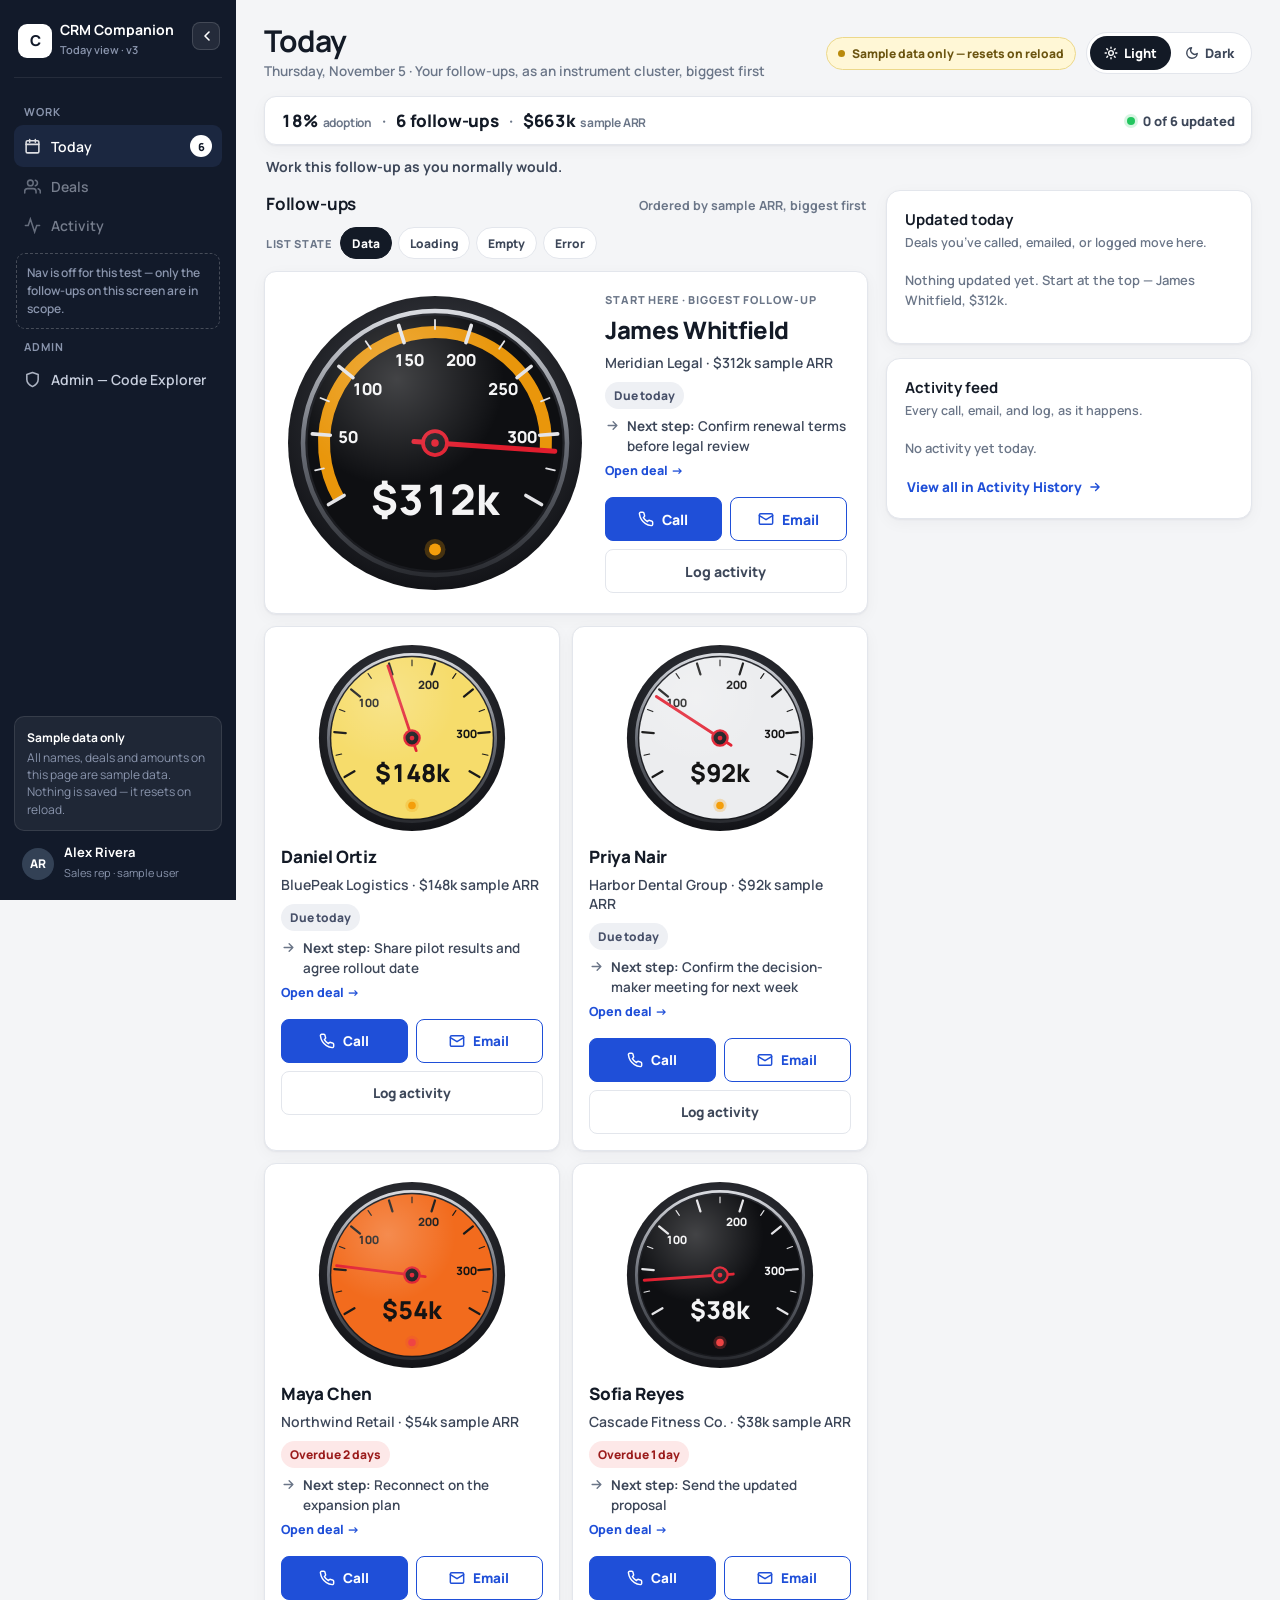
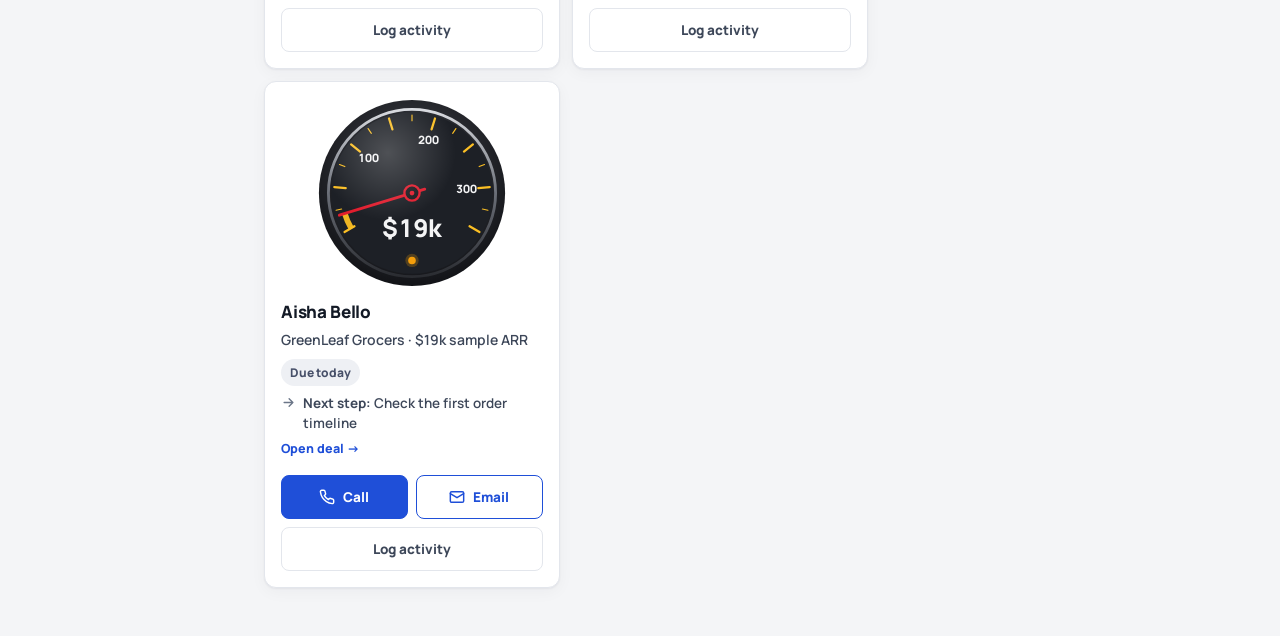
<file: mockups/luce-today.html>
<!doctype html>
<html lang="en">
<head>
<meta charset="utf-8" />
<meta name="viewport" content="width=device-width, initial-scale=1, viewport-fit=cover" />
<meta name="color-scheme" content="light" />
<link rel="icon" href="data:," />
<title>Luce mockup · CRM Companion Today View v3</title>
<link rel="preconnect" href="https://fonts.googleapis.com">
<link href="https://fonts.googleapis.com/css2?family=Manrope:wght@500;600;700;800&family=JetBrains+Mono:wght@600&display=swap" rel="stylesheet">
<style>
  :root{
    --bg:#f4f5f7; --panel:#ffffff; --ink:#131a26; --ink-2:#3d4759; --muted:#6b7688; --line:#e3e6ec;
    --sidebar:#121a2a; --sidebar-2:#1b2740; --sidebar-text:#c7cedd; --sidebar-dim:#8a95ad;
    --call:#0a7a5c; --call-hover:#086650; --email:#1f4fd8; --email-hover:#1a42b5;
    --primary:#1f4fd8; --primary-hover:#1a42b5; --success:#22c55e;
    --amber-bg:#fef3d7; --amber:#92580a; --red-bg:#fde8e8; --red:#9b1c1c;
    --due-bg:#eef0f4; --due:#475069; --green-bg:#e6f4ef; --green:#0a5c44;
    --radius:14px;
    --shadow:0 1px 2px rgba(16,24,40,.05),0 4px 16px rgba(16,24,40,.04);
  }
  *{box-sizing:border-box}
  html,body{margin:0;padding:0}
  body{font-family:"Manrope",system-ui,-apple-system,"Segoe UI",sans-serif;background:var(--bg);color:var(--ink);-webkit-font-smoothing:antialiased}
  button{font:inherit;cursor:pointer}
  button:focus-visible,a:focus-visible,input:focus-visible,textarea:focus-visible{outline:3px solid rgba(31,79,216,.45);outline-offset:2px}

  .app{display:flex;min-height:100vh}

  /* ---------- Sidebar ---------- */
  .sidebar{width:236px;flex:0 0 236px;background:var(--sidebar);color:var(--sidebar-text);display:flex;flex-direction:column;position:sticky;top:0;height:100vh;padding:20px 14px 16px}
  .brand{display:flex;align-items:center;gap:10px;padding:2px 8px 18px;border-bottom:1px solid rgba(255,255,255,.08);margin-bottom:16px}
  .brand-mark{width:34px;height:34px;border-radius:9px;background:#fff;color:var(--sidebar);display:grid;place-items:center;font-weight:800;font-size:15px;letter-spacing:-.02em}
  .brand b{color:#fff;font-size:15px;display:block;line-height:1.1}
  .brand .brand-text{flex:1;min-width:0}
  .brand .brand-text b{white-space:nowrap;overflow:hidden;text-overflow:ellipsis;font-size:14px}
  .brand{gap:8px;padding-left:4px;padding-right:36px;position:relative}
  .nav-toggle{position:absolute;top:2px;right:2px;width:28px;height:28px;border-radius:8px;background:rgba(255,255,255,.08);border:1px solid rgba(255,255,255,.14);color:#fff;display:grid;place-items:center}
  .nav-toggle:hover{background:rgba(255,255,255,.16)}
  .app.nav-collapsed .sidebar{display:none}
  .show-nav{display:none;position:fixed;left:14px;top:14px;z-index:40;background:#1e1e2d;color:#fff;border:0;border-radius:8px;padding:9px 13px;font-size:13px;font-weight:800;min-height:40px;align-items:center;gap:8px;box-shadow:0 4px 16px rgba(16,24,40,.18)}
  .show-nav:hover{background:#2a2a3d}
  .app.nav-collapsed .show-nav{display:inline-flex}
  .app.nav-collapsed .main{padding-top:68px}
  .brand span{font-size:11px;color:var(--sidebar-dim);font-weight:600}
  .navlabel{font-size:11px;letter-spacing:.09em;text-transform:uppercase;color:var(--sidebar-dim);font-weight:700;padding:0 10px;margin:10px 0 6px}
  .navitem{display:flex;align-items:center;gap:10px;padding:10px;border-radius:9px;color:var(--sidebar-text);font-weight:600;font-size:14px;text-decoration:none}
  .navitem svg{flex:0 0 auto;opacity:.85}
  .navitem.active{background:var(--sidebar-2);color:#fff}
  .navitem .count{margin-left:auto;background:#fff;color:var(--sidebar);font-size:11px;font-weight:800;min-width:22px;height:22px;border-radius:999px;display:grid;place-items:center;padding:0 6px}
  .navitem.dim{opacity:.55;cursor:default}
  .nav-note{margin:8px 2px 0;padding:10px;border:1px dashed rgba(255,255,255,.22);border-radius:9px;font-size:12px;line-height:1.5;font-weight:600;color:var(--sidebar-dim)}
  .sidefoot{margin-top:auto}
  .samplebox{background:rgba(255,255,255,.06);border:1px solid rgba(255,255,255,.1);border-radius:10px;padding:12px}
  .samplebox b{color:#fff;font-size:12px;display:block;margin-bottom:3px}
  .samplebox p{margin:0;font-size:12px;line-height:1.45;color:var(--sidebar-dim)}
  .userrow{display:flex;align-items:center;gap:10px;padding:14px 8px 2px}
  .avatar{width:32px;height:32px;border-radius:50%;background:#334155;color:#fff;display:grid;place-items:center;font-size:12px;font-weight:800}
  .userrow b{color:#fff;font-size:13px;display:block;line-height:1.15}
  .userrow span{font-size:11px;color:var(--sidebar-dim)}

  /* ---------- Main ---------- */
  .main{flex:1;min-width:0;padding:26px 28px 48px;max-width:1220px;margin:0 auto;width:100%}
  .pagehead{display:flex;flex-wrap:wrap;align-items:flex-start;gap:14px;justify-content:space-between}
  .pagehead h1{font-size:30px;letter-spacing:-.03em;margin:0;line-height:1}
  .pagehead .sub{color:var(--muted);font-size:14px;font-weight:600;margin-top:6px}
  .sample-pill{display:inline-flex;align-items:center;gap:7px;background:#fff7d6;border:1px solid #ecd88a;color:#6b5410;font-size:12px;font-weight:800;padding:7px 11px;border-radius:999px;white-space:nowrap}
  .sample-pill i{width:7px;height:7px;border-radius:50%;background:#b98a0a;display:block}

  /* Hypothesis strip */
  .hypo{margin-top:20px;background:var(--ink);color:#fff;border-radius:16px;padding:20px 22px;display:grid;grid-template-columns:150px 1fr 1fr;gap:22px;align-items:center}
  .hypo .big{font-size:42px;font-weight:800;letter-spacing:-.04em;line-height:1}
  .hypo .big small{display:block;font-size:12px;letter-spacing:.02em;font-weight:700;color:#aeb8cc;margin-top:6px;line-height:1.4}
  .hypo h2{font-size:15px;margin:0 0 6px}
  .hypo p{margin:0;font-size:13.5px;line-height:1.55;color:#d3d9e6}
  .hypo blockquote{margin:0;font-size:15px;line-height:1.5;font-weight:700;border-left:3px solid #f2c94c;padding-left:14px}
  .hypo blockquote cite{display:block;font-style:normal;font-size:12px;font-weight:600;color:#aeb8cc;margin-top:6px}
  .hypo .testline{grid-column:1/-1;border-top:1px solid rgba(255,255,255,.14);padding-top:12px;font-size:13px;color:#d3d9e6;line-height:1.5}
  .hypo .testline b{color:#fff}

  /* Context Data Pack — metrics */
  .metrics{display:grid;grid-template-columns:repeat(4,1fr);gap:12px;margin-top:14px}
  .metric{background:var(--panel);border:1px solid var(--line);border-radius:var(--radius);box-shadow:var(--shadow);padding:16px 16px 14px}
  .metric .num{font-size:30px;font-weight:800;letter-spacing:-.03em;line-height:1;color:var(--ink)}
  .metric .num em{font-style:normal;font-size:15px;font-weight:800;color:var(--muted);letter-spacing:-.01em}
  .metric .label{font-size:13px;font-weight:700;color:var(--ink-2);line-height:1.4;margin-top:7px}
  .metric .label span{color:var(--muted);font-weight:600}

  /* Context Data Pack — What reps told us */
  .reps{margin-top:22px}
  .reps-head{display:flex;align-items:baseline;justify-content:space-between;gap:12px;flex-wrap:wrap;margin:0 2px 12px}
  .reps-head h2{font-size:17px;margin:0;letter-spacing:-.01em}
  .reps-head span{font-size:12.5px;color:var(--muted);font-weight:700}
  .quotes-grid{display:grid;grid-template-columns:repeat(3,1fr);gap:12px}
  .quote-card{background:var(--panel);border:1px solid var(--line);border-radius:var(--radius);box-shadow:var(--shadow);padding:18px;margin:0;display:flex;flex-direction:column}
  .quote-card p{margin:0;font-size:15px;line-height:1.55;font-weight:700;color:var(--ink)}
  .quote-card cite{font-style:normal;font-size:12.5px;font-weight:700;color:var(--muted);margin-top:12px}

  /* Stepper */
  .stepper-card{margin-top:16px;background:var(--panel);border:1px solid var(--line);border-radius:var(--radius);box-shadow:var(--shadow);padding:18px 20px}
  .stepper-top{display:flex;justify-content:space-between;align-items:baseline;gap:12px;flex-wrap:wrap}
  .stepper-top b{font-size:14px}
  .stepper-top span{font-size:13px;color:var(--muted);font-weight:700}
  .stepper{display:flex;align-items:center;margin-top:16px}
  .step{flex:0 0 auto;display:flex;flex-direction:column;align-items:center;gap:6px;width:44px}
  .dot{width:34px;height:34px;border-radius:50%;border:2px solid var(--line);background:#fff;display:grid;place-items:center;font-size:12px;font-weight:800;color:var(--muted);transition:all .25s}
  .step.done .dot{background:var(--success);border-color:var(--success);color:#fff}
  .step.current .dot{border-color:var(--ink);color:var(--ink)}
  .step .slabel{font-size:10px;font-weight:700;color:var(--muted);text-align:center;line-height:1.2;max-width:52px;white-space:nowrap;overflow:hidden;text-overflow:ellipsis}
  .bar{flex:1;height:3px;background:var(--line);border-radius:99px;margin:0 2px 20px;overflow:hidden}
  .bar i{display:block;height:100%;background:var(--success);width:0;transition:width .35s}
  .caught{display:none;margin-top:14px;background:var(--green-bg);color:var(--green);font-weight:800;font-size:14px;padding:12px 14px;border-radius:10px;text-align:center}
  .caught.show{display:block}

  /* Layout grid */
  .grid{display:grid;grid-template-columns:minmax(0,1.65fr) minmax(290px,1fr);gap:18px;margin-top:18px;align-items:start}
  .colhead{display:flex;align-items:baseline;justify-content:space-between;gap:10px;margin:2px 2px 12px}
  .colhead h2{font-size:17px;margin:0;letter-spacing:-.01em}
  .ordernote{font-size:12.5px;color:var(--muted);font-weight:700}

  /* Deal cards */
  .deal{background:var(--panel);border:1px solid var(--line);border-radius:var(--radius);box-shadow:var(--shadow);padding:18px;margin-bottom:12px}
  .deal-top{display:flex;gap:12px;align-items:flex-start}
  .deal-main{flex:1;min-width:0}
  .deal-name{font-size:17px;font-weight:800;letter-spacing:-.01em}
  .deal-co{color:var(--ink-2);font-size:14px;font-weight:600;margin-top:1px}
  .arr{font-size:20px;font-weight:800;letter-spacing:-.02em;white-space:nowrap;font-variant-numeric:tabular-nums}
  .arr small{display:block;font-size:11px;color:var(--muted);font-weight:700;text-align:right}
  .meta{display:flex;flex-wrap:wrap;gap:8px;margin-top:12px;align-items:center}
  .badge{font-size:12px;font-weight:800;padding:5px 9px;border-radius:999px}
  .badge.due{background:var(--due-bg);color:var(--due)}
  .badge.over{background:var(--red-bg);color:var(--red)}
  .nextstep{font-size:13.5px;color:var(--ink-2);font-weight:600;display:flex;gap:7px;align-items:flex-start;line-height:1.45}
  .nextstep svg{flex:0 0 auto;margin-top:1px;color:var(--muted)}
  .actions{display:flex;gap:8px;margin-top:16px;flex-wrap:wrap}
  .btn{border:0;border-radius:8px;padding:11px 18px;font-weight:800;font-size:14px;display:inline-flex;align-items:center;gap:8px;justify-content:center;min-height:44px}
  .btn-call{background:var(--primary);border:1.5px solid var(--primary);color:#fff;flex:1;min-width:110px}
  .btn-call:hover{background:var(--primary-hover);border-color:var(--primary-hover)}
  .btn-email{background:#fff;border:1.5px solid var(--primary);color:var(--primary);flex:1;min-width:110px}
  .btn-email:hover{background:#e6ecfd}
  .btn-log{background:#fff;border:1.5px solid var(--line);color:var(--ink-2);flex:0 1 auto}
  .btn-log:hover{border-color:#b9c0cf;color:var(--ink)}
  .empty{background:var(--panel);border:1.5px dashed #c9d1de;border-radius:var(--radius);padding:28px 20px;text-align:center;color:var(--muted);font-weight:700;font-size:14px}
  .empty b{color:var(--ink);font-size:16px;display:block;margin-bottom:4px}
  .empty-plain{color:var(--ink);font-size:15px;font-weight:700;line-height:1.5}
  /* State demo controls — let a tester force loading / empty / error */
  .state-demo{display:flex;align-items:center;gap:6px;flex-wrap:wrap;margin:0 2px 12px}
  .state-demo span{font-size:11px;font-weight:800;letter-spacing:.06em;text-transform:uppercase;color:var(--muted);margin-right:2px}
  .state-demo button{background:#fff;border:1.5px solid var(--line);color:var(--ink-2);border-radius:999px;padding:6px 11px;font-size:12px;font-weight:800;min-height:32px}
  .state-demo button:hover{border-color:#b9c0cf}
  .state-demo button.active{background:var(--ink);border-color:var(--ink);color:#fff}
  /* Skeleton loading */
  .skeleton-card{background:var(--panel);border:1px solid var(--line);border-radius:var(--radius);box-shadow:var(--shadow);padding:18px;margin-bottom:12px}
  .sk{border-radius:6px;background:linear-gradient(90deg,#e8ebf0 25%,#f2f4f7 50%,#e8ebf0 75%);background-size:200% 100%;animation:shimmer 1.3s infinite}
  @keyframes shimmer{to{background-position:-200% 0}}
  .sk-line{height:14px;margin-bottom:10px}
  .sk-line.w40{width:40%}.sk-line.w55{width:55%}.sk-line.w70{width:70%}.sk-line.w85{width:85%}
  .sk-arr{width:64px;height:22px;margin-left:auto}
  .sk-row{display:flex;gap:12px;align-items:flex-start}
  .sk-actions{display:flex;gap:8px;margin-top:16px}
  .sk-btn{height:44px;flex:1;border-radius:8px}
  .sk-btn.small{flex:0 0 110px}
  .sk-avatar{width:30px;height:30px;border-radius:8px;flex:0 0 auto}
  .hist-skeleton{padding:6px 0}
  .hist-skeleton .sk-row{padding:11px 0;border-top:1px solid var(--line);align-items:center}
  .hist-skeleton .sk-row:first-child{border-top:0}
  /* Error state */
  .state-error{background:var(--panel);border:1px solid var(--line);border-radius:var(--radius);box-shadow:var(--shadow);padding:28px 20px;text-align:center}
  .state-error p{margin:0 auto 16px;font-size:15px;font-weight:700;color:var(--ink);line-height:1.55;max-width:520px}
  .btn-retry{background:var(--primary);border:1.5px solid var(--primary);color:#fff;border-radius:8px;padding:11px 22px;font-weight:800;font-size:14px;min-height:44px;display:inline-flex;align-items:center;justify-content:center;gap:8px}
  .btn-retry:hover{background:var(--primary-hover);border-color:var(--primary-hover)}

  /* Right column */
  .sidecard{background:var(--panel);border:1px solid var(--line);border-radius:var(--radius);box-shadow:var(--shadow);padding:18px;margin-bottom:14px}
  .sidecard h3{margin:0 0 4px;font-size:15px}
  .sidecard .hint{font-size:12.5px;color:var(--muted);font-weight:600;margin:0 0 12px;line-height:1.45}
  .updated-item{display:flex;gap:10px;padding:11px 0;border-top:1px solid var(--line);align-items:flex-start}
  .updated-item:first-of-type{border-top:0}
  .check{width:24px;height:24px;border-radius:50%;background:var(--green-bg);color:var(--green);display:grid;place-items:center;flex:0 0 auto;margin-top:1px}
  .updated-item b{font-size:13.5px;display:block;line-height:1.3}
  .updated-item span{font-size:12px;color:var(--muted);font-weight:600;display:block;line-height:1.4}
  .undo-link{margin-left:auto;background:none;border:0;color:var(--email);font-size:12.5px;font-weight:800;padding:4px 2px;flex:0 0 auto}
  .feed-item{display:flex;gap:10px;padding:11px 0;border-top:1px solid var(--line)}
  .feed-item:first-of-type{border-top:0}
  .feed-ic{width:30px;height:30px;border-radius:8px;display:grid;place-items:center;flex:0 0 auto}
  .feed-ic.call{background:var(--green-bg);color:var(--green)}
  .feed-ic.email{background:#e6ecfd;color:var(--email)}
  .feed-ic.log{background:var(--due-bg);color:var(--due)}
  .feed-item b{font-size:13px;display:block;line-height:1.35}
  .feed-item p{margin:2px 0 0;font-size:12.5px;color:var(--muted);line-height:1.45;font-weight:600}
  .feed-item time{font-size:11px;color:#97a1b3;font-weight:700;white-space:nowrap;margin-left:auto}
  .none{font-size:13px;color:var(--muted);font-weight:600;line-height:1.5;padding:6px 0 2px}

  /* Modal */
  .overlay{position:fixed;inset:0;background:rgba(10,15,26,.55);display:none;align-items:flex-end;justify-content:center;z-index:50;padding:0}
  .overlay.open{display:flex}
  .sheet{background:#fff;width:100%;max-width:560px;max-height:92vh;overflow:auto;border-radius:18px 18px 0 0;padding:22px 22px 26px;animation:up .22s ease}
  @keyframes up{from{transform:translateY(14px);opacity:.6}to{transform:none;opacity:1}}
  @media(min-width:640px){.overlay{align-items:center;padding:20px}.sheet{border-radius:18px}}
  .sheet-head{display:flex;align-items:flex-start;gap:12px}
  .sheet-head h3{margin:0;font-size:19px;letter-spacing:-.01em}
  .sheet-head p{margin:3px 0 0;color:var(--muted);font-size:13.5px;font-weight:600}
  .x{margin-left:auto;background:var(--due-bg);border:0;width:34px;height:34px;border-radius:50%;font-size:16px;color:var(--ink-2);flex:0 0 auto}
  .ctx{background:#f7f8fa;border:1px solid var(--line);border-radius:11px;padding:13px 14px;margin-top:16px}
  .ctx .row{display:flex;justify-content:space-between;gap:12px;font-size:13.5px;padding:3px 0}
  .ctx .row span{color:var(--muted);font-weight:700}
  .ctx .row b{font-weight:800;text-align:right}
  .sim{font-size:12px;color:var(--muted);font-weight:600;background:#fffbe8;border:1px solid #eee3ae;border-radius:8px;padding:8px 11px;margin-top:14px;line-height:1.45}
  .fieldlabel{font-size:12px;font-weight:800;letter-spacing:.05em;text-transform:uppercase;color:var(--muted);margin:18px 0 8px;display:block}
  .timerbox{display:flex;align-items:center;gap:14px;background:var(--ink);color:#fff;border-radius:11px;padding:14px 16px}
  .timer{font-family:"JetBrains Mono",monospace;font-size:30px;font-weight:600;letter-spacing:.02em}
  .timerbox .tbtns{margin-left:auto;display:flex;gap:8px}
  .tbtn{background:rgba(255,255,255,.14);color:#fff;border:0;border-radius:8px;padding:9px 13px;font-weight:800;font-size:13px;min-height:40px}
  .tbtn:hover{background:rgba(255,255,255,.24)}
  textarea,input[type=text]{width:100%;border:1.5px solid var(--line);border-radius:10px;padding:12px;font:inherit;font-size:14px;color:var(--ink);background:#fff;resize:vertical}
  textarea:focus,input[type=text]:focus{border-color:var(--email);outline:none;box-shadow:0 0 0 3px rgba(31,79,216,.15)}
  .outcomes{display:flex;gap:8px}
  .outcome{flex:1;border:1.5px solid var(--line);background:#fff;border-radius:10px;padding:11px 6px;font-weight:800;font-size:13.5px;color:var(--ink-2);min-height:44px}
  .outcome.sel{border-color:var(--success);background:var(--green-bg);color:var(--green)}
  .sheet-actions{display:flex;gap:10px;margin-top:22px}
  .btn-cancel{background:#fff;border:1.5px solid var(--line);color:var(--ink-2);flex:0 0 auto;padding:12px 18px}
  .btn-save{flex:1;padding:12px 18px;color:#fff}
  .btn-save.call{background:var(--primary)} .btn-save.call:hover{background:var(--primary-hover)}
  .btn-save.email{background:var(--email)} .btn-save.email:hover{background:var(--email-hover)}

  /* ---------- Views (Deal Detail / Activity History) ---------- */
  [hidden]{display:none!important}
  .view-back{display:inline-flex;align-items:center;gap:7px;background:none;border:0;color:var(--email);font-weight:800;font-size:14px;padding:6px 2px;margin-bottom:14px}
  .view-back:hover{text-decoration:underline}
  .deal.clickable{cursor:pointer}
  .deal.clickable:hover{border-color:#b9c0cf}
  .open-hint{margin-left:auto;font-size:12.5px;font-weight:800;color:var(--email);white-space:nowrap}
  .badge.done{background:var(--green-bg);color:var(--green)}
  .panelcard{background:var(--panel);border:1px solid var(--line);border-radius:var(--radius);box-shadow:var(--shadow);padding:18px;margin-bottom:14px}
  .panelcard h3{margin:0 0 4px;font-size:15px}
  .panelcard .hint{font-size:12.5px;color:var(--muted);font-weight:600;margin:0 0 12px;line-height:1.45}
  .detail-actions{display:flex;gap:8px;flex-wrap:wrap}
  .textlink{background:none;border:0;color:var(--email);font-weight:800;font-size:13.5px;padding:4px 2px;display:inline-flex;align-items:center;gap:6px}
  .textlink:hover{text-decoration:underline}
  .updated-item.clickable{cursor:pointer}
  .searchwrap{margin-top:16px}
  .searchwrap input{padding-left:14px}
  .hist-row{display:flex;gap:10px;width:100%;text-align:left;background:none;border:0;border-top:1px solid var(--line);padding:13px 4px;align-items:flex-start;color:var(--ink)}
  .hist-row:first-of-type{border-top:0}
  .hist-row:hover{background:#f7f8fa}
  .hist-row b{font-size:13.5px;display:block;line-height:1.35}
  .hist-row p{margin:2px 0 0;font-size:12.5px;color:var(--muted);line-height:1.45;font-weight:600}
  .hist-when{text-align:right;margin-left:auto;flex:0 0 auto}
  .hist-when .d{display:block;font-size:12px;font-weight:800;color:var(--ink-2);white-space:nowrap}
  .hist-when .t{display:block;font-size:11px;color:#97a1b3;font-weight:700;white-space:nowrap;margin-top:2px}
  .hist-count{font-size:12.5px;color:var(--muted);font-weight:700;margin:10px 2px 0}

  /* ---------- Admin · Orbit Code Explorer ---------- */
  .admin-badges{display:flex;gap:8px;flex-wrap:wrap;align-items:center}
  .admin-badge{display:inline-flex;align-items:center;gap:7px;background:#1e1e2d;color:#fff;font-size:12px;font-weight:800;padding:7px 11px;border-radius:999px;white-space:nowrap}
  .admin-badge svg{opacity:.9}
  .admin-card{background:#fff;border:1px solid #e5e7eb;border-radius:8px;box-shadow:var(--shadow);padding:18px;margin-top:14px}
  .admin-card h2{font-size:17px;margin:0 0 6px;letter-spacing:-.01em}
  .admin-card p{font-size:14px;line-height:1.6;color:var(--ink-2);margin:0}
  .orbit-controls{display:flex;gap:10px;flex-wrap:wrap;align-items:center;margin-top:14px}
  .orbit-controls .searchbox{flex:1 1 240px}
  .orbit-controls .searchbox input{border-color:#e5e7eb;border-radius:8px}
  .ofilter{border:1.5px solid #e5e7eb;background:#fff;color:var(--ink-2);border-radius:999px;padding:8px 14px;font-size:13px;font-weight:800;min-height:38px}
  .ofilter:hover{border-color:#b9c0cf}
  .ofilter.active{background:#3b82f6;border-color:#3b82f6;color:#fff}
  .orbit-chips{display:flex;gap:8px;flex-wrap:wrap;margin-top:12px;align-items:center}
  .orbit-chips .chips-label{font-size:12px;font-weight:800;letter-spacing:.05em;text-transform:uppercase;color:var(--muted)}
  .ochip{border:1.5px solid #3b82f6;background:#eff6ff;color:#1d4ed8;border-radius:999px;padding:6px 12px;font-size:12.5px;font-weight:800;min-height:32px}
  .ochip:hover{background:#dbeafe}
  .orbit-chips .no-match{font-size:13px;color:var(--muted);font-weight:600}
  .orbit-layout{display:grid;grid-template-columns:minmax(0,1.6fr) minmax(290px,1fr);gap:18px;margin-top:14px;align-items:start}
  .orbit-stage{position:relative;background:#f9fafb;border:1px solid #e5e7eb;border-radius:8px;min-height:720px;overflow:hidden}
  .orbit-ring{position:absolute;border:1.5px dashed #d4d9e2;border-radius:50%;left:50%;top:50%;transform:translate(-50%,-50%);pointer-events:none}
  .orbit-ring.r1{width:54%;height:60%}
  .orbit-ring.r2{width:76%;height:84%}
  .orbit-ring.r3{width:94%;height:96%}
  .onode{position:absolute;transform:translate(-50%,-50%);border:1.5px solid #e5e7eb;background:#fff;color:var(--ink);border-radius:999px;padding:7px 11px;font-size:11.5px;font-weight:800;line-height:1.2;text-align:center;max-width:132px;box-shadow:0 1px 2px rgba(16,24,40,.06);z-index:2}
  .onode:hover{border-color:#3b82f6;color:#1d4ed8}
  .onode.selected{border-color:#3b82f6;background:#3b82f6;color:#fff}
  .onode.dimmed{opacity:.22}
  .onode.screen{border-color:#3b82f6;color:#1d4ed8;font-size:13.5px;padding:12px 16px;max-width:170px;background:#eff6ff}
  .onode.screen.selected{background:#3b82f6;color:#fff}
  .onode.centre{width:168px;height:168px;border-radius:50%;background:#1e1e2d;color:#fff;border-color:#1e1e2d;font-size:15px;padding:18px;display:flex;flex-direction:column;align-items:center;justify-content:center;gap:4px;max-width:none;z-index:3}
  .onode.centre small{font-size:11px;font-weight:700;color:#aeb8cc;line-height:1.35}
  .onode.centre.selected{background:#3b82f6;border-color:#3b82f6;color:#fff}
  .onode.centre.selected small{color:#dbeafe}
  .orbit-detail{position:sticky;top:16px}
  .orbit-detail .catrow{display:flex;gap:8px;flex-wrap:wrap;align-items:center;margin-bottom:10px}
  .catpill{font-size:11px;font-weight:800;letter-spacing:.05em;text-transform:uppercase;background:var(--due-bg);color:var(--due);padding:5px 9px;border-radius:999px}
  .verdict{display:inline-flex;align-items:center;gap:6px;font-size:12px;font-weight:800;padding:5px 10px;border-radius:999px}
  .verdict i{width:8px;height:8px;border-radius:50%;display:block}
  .verdict.real{background:var(--green-bg);color:var(--green)} .verdict.real i{background:#22c55e}
  .verdict.mocked{background:var(--amber-bg);color:var(--amber)} .verdict.mocked i{background:#b98a0a}
  .verdict.mixed{background:#eff6ff;color:#1d4ed8} .verdict.mixed i{background:#3b82f6}
  .orbit-detail h2{font-size:20px;margin:0 0 8px;letter-spacing:-.01em}
  .orbit-detail p{font-size:14px;line-height:1.6;color:var(--ink-2);margin:0 0 12px}
  .orbit-detail .exact{background:#f9fafb;border:1px solid #e5e7eb;border-radius:8px;padding:11px 13px;font-size:14px;font-weight:700;color:var(--ink);line-height:1.5;margin:0 0 12px}
  .connect-label{font-size:12px;font-weight:800;letter-spacing:.05em;text-transform:uppercase;color:var(--muted);margin:14px 0 8px}
  .connects{display:flex;gap:8px;flex-wrap:wrap}
  .cbtn{border:1.5px solid #3b82f6;background:#fff;color:#1d4ed8;border-radius:8px;padding:8px 12px;font-size:13px;font-weight:800;min-height:38px}
  .cbtn:hover{background:#eff6ff}
  .orbit-list{display:grid;grid-template-columns:repeat(3,1fr);gap:8px;margin-top:12px}
  .lnode{display:flex;align-items:center;gap:9px;text-align:left;border:1.5px solid #e5e7eb;background:#fff;border-radius:8px;padding:11px 12px;font-size:13.5px;font-weight:800;color:var(--ink);min-height:44px}
  .lnode:hover{border-color:#3b82f6}
  .lnode.selected{border-color:#3b82f6;background:#eff6ff;color:#1d4ed8}
  .lnode .cdot{width:9px;height:9px;border-radius:50%;flex:0 0 auto}
  .faq-grid{display:grid;grid-template-columns:1fr 1fr;gap:12px;margin-top:12px}
  .faq-item{border:1px solid #e5e7eb;border-radius:8px;padding:14px 16px;background:#f9fafb}
  .faq-item h3{font-size:14.5px;margin:0 0 6px}
  .faq-item p{font-size:13.5px}
  .tips-list{margin:10px 0 0;padding:0;list-style:none;display:grid;gap:10px}
  .tips-list li{display:flex;gap:11px;font-size:14px;line-height:1.55;color:var(--ink-2)}
  .tips-list .tnum{flex:0 0 auto;width:26px;height:26px;border-radius:50%;background:#3b82f6;color:#fff;display:grid;place-items:center;font-size:13px;font-weight:800;margin-top:1px}
  .codebox{margin-top:16px;border-top:1px solid #e5e7eb;padding-top:14px}
  .code-toggle{border:1.5px solid #3b82f6;background:#fff;color:#1d4ed8;border-radius:8px;padding:9px 13px;font-size:13px;font-weight:800;min-height:40px;width:100%;text-align:left}
  .code-toggle:hover{background:#eff6ff}
  .code-panel{margin-top:12px}
  .code-meta{font-size:13px!important;line-height:1.55!important;margin:0 0 8px!important}
  .code-pre{background:#1e1e2d;color:#e5e7eb;border-radius:8px;padding:13px 14px;font-family:"JetBrains Mono",ui-monospace,monospace;font-size:12px;line-height:1.6;white-space:pre-wrap;word-break:break-word;margin:0;overflow:hidden}

  /* ---------- Admin tabs + docs (Living PRD / Handoff) ---------- */
  .admin-intro{margin-top:14px}
  .intro-grid{display:grid;grid-template-columns:repeat(3,1fr);gap:10px;margin-top:12px}
  .intro-card{display:flex;flex-direction:column;gap:6px;text-align:left;border:1.5px solid #e5e7eb;background:#f9fafb;border-radius:8px;padding:13px 14px;color:var(--ink);min-height:44px}
  .intro-card:hover{border-color:#3b82f6}
  .intro-card b{font-size:14px}
  .intro-card span{font-size:13px;line-height:1.5;color:var(--ink-2);font-weight:600}
  .intro-card .step-num{width:24px;height:24px;border-radius:50%;background:#1e1e2d;color:#fff;display:grid;place-items:center;font-size:12px;font-weight:800}
  .admin-tabs{display:flex;gap:6px;flex-wrap:wrap;margin-top:16px;border-bottom:1.5px solid #e5e7eb;padding-bottom:0}
  .atab{border:0;background:none;color:var(--ink-2);font-size:14px;font-weight:800;padding:12px 14px;border-radius:8px 8px 0 0;min-height:44px;border-bottom:3px solid transparent;margin-bottom:-1.5px}
  .atab:hover{color:#1d4ed8;background:#eff6ff}
  .atab.active{color:#1d4ed8;border-bottom-color:#3b82f6}
  .atab small{display:block;font-size:11.5px;font-weight:700;color:var(--muted);margin-top:1px}
  .atab.active small{color:#3b82f6}
  .admin-tabpanel[hidden]{display:none}
  .tab-head{margin-top:16px}
  .tab-head h2{font-size:22px;margin:0;letter-spacing:-.02em}
  .tab-head .sub{color:var(--muted);font-size:14px;font-weight:600;margin-top:5px;line-height:1.5}
  .doc-meta{display:grid;grid-template-columns:repeat(2,1fr);gap:8px 18px;margin-top:4px}
  .doc-meta div{font-size:13.5px;line-height:1.5;color:var(--ink-2);font-weight:600}
  .doc-meta b{color:var(--ink)}
  .doc-block{scroll-margin-top:16px}
  .doc-head{display:flex;align-items:center;gap:10px;margin-bottom:8px}
  .doc-num{flex:0 0 auto;width:34px;height:34px;border-radius:8px;background:#1e1e2d;color:#fff;display:grid;place-items:center;font-size:13px;font-weight:800;letter-spacing:.02em}
  .doc-head h2{margin:0}
  .doc-block p{margin:0 0 10px}
  .doc-block p:last-child{margin-bottom:0}
  .doc-block ul,.doc-block ol{margin:0 0 10px;padding-left:20px}
  .doc-block li{font-size:14px;line-height:1.6;color:var(--ink-2);margin:0 0 6px}
  .doc-block li b,.doc-block p b{color:var(--ink)}
  .doc-block h3{font-size:14.5px;margin:12px 0 6px}
  .doc-block code{font-family:"JetBrains Mono",ui-monospace,monospace;font-size:12.5px;background:#f4f5f7;border:1px solid #e5e7eb;border-radius:6px;padding:1px 5px;color:var(--ink)}
  .doc-oneliner{background:#f9fafb;border:1px solid #e5e7eb;border-left:3px solid #3b82f6;border-radius:8px;padding:11px 13px;font-size:15px;font-weight:700;color:var(--ink);line-height:1.5;margin:0 0 12px}
  .doc-kill{background:var(--amber-bg);border:1px solid #eee3ae;border-radius:8px;padding:11px 13px;font-size:14px;line-height:1.55;color:#5a3d07;margin:0 0 10px}
  .doc-warn{background:var(--red-bg);border:1px solid #f1c3c3;border-radius:8px;padding:12px 14px;font-size:14px;font-weight:800;line-height:1.5;color:var(--red);margin:0 0 12px;display:flex;gap:10px;align-items:flex-start}
  .doc-warn svg{flex:0 0 auto;margin-top:2px}
  .doc-note{background:#f9fafb;border:1px dashed #d4d9e2;border-radius:8px;padding:10px 13px;font-size:13.5px;line-height:1.55;color:var(--ink-2);margin:10px 0 0}
  .doc-table-wrap{overflow-x:auto;margin:6px 0 10px;border:1px solid #e5e7eb;border-radius:8px}
  .doc-table{border-collapse:collapse;width:100%;min-width:520px;font-size:13.5px}
  .doc-table th{background:#f9fafb;text-align:left;font-size:12px;letter-spacing:.05em;text-transform:uppercase;color:var(--muted);padding:9px 12px;border-bottom:1px solid #e5e7eb}
  .doc-table td{padding:10px 12px;border-bottom:1px solid #e5e7eb;vertical-align:top;line-height:1.5;color:var(--ink-2)}
  .doc-table tr:last-child td{border-bottom:0}
  .doc-table td:first-child{font-weight:800;color:var(--ink)}
  .doc-table td.num{font-variant-numeric:tabular-nums}
  .stag{display:inline-block;font-size:11px;font-weight:800;letter-spacing:.05em;text-transform:uppercase;padding:4px 8px;border-radius:999px;white-space:nowrap}
  .stag.solid{background:var(--green-bg);color:var(--green)}
  .stag.rough{background:var(--amber-bg);color:var(--amber)}
  .stag.duct{background:var(--red-bg);color:var(--red)}
  .stag.must{background:#eff6ff;color:#1d4ed8}
  .stag.should{background:var(--due-bg);color:var(--due)}
  .stag.could{background:#f4f5f7;color:var(--muted)}
  .scope-grid{display:grid;grid-template-columns:1fr 1fr;gap:12px;margin-top:4px}
  .scope-col{border:1px solid #e5e7eb;border-radius:8px;padding:13px 15px;background:#f9fafb}
  .scope-col h3{margin:0 0 8px;display:flex;align-items:center;gap:8px}
  .scope-col h3 i{width:9px;height:9px;border-radius:50%;display:inline-block}
  .scope-col.in h3 i{background:#22c55e}
  .scope-col.out h3 i{background:#b98a0a}
  .scope-col ul{margin:0}
  .doc-links{margin-top:14px;border-top:1px solid #e5e7eb;padding-top:12px}
  .doc-links .connect-label{margin-top:0}
  .olink{border:1.5px solid #e5e7eb;background:#fff;color:#1d4ed8;border-radius:8px;padding:7px 11px;font-size:13px;font-weight:800;min-height:36px;display:inline-flex;align-items:center;gap:6px}
  .olink:hover{border-color:#3b82f6;background:#eff6ff}
  .olink.doc{color:var(--ink)}
  .olink.doc:hover{color:#1d4ed8}
  .doc-block.flash{animation:docflash 1.6s ease}
  @keyframes docflash{0%{box-shadow:0 0 0 3px rgba(59,130,246,.55)}100%{box-shadow:var(--shadow)}}
  @media(max-width:900px){
    .intro-grid{grid-template-columns:1fr}
    .scope-grid{grid-template-columns:1fr}
    .doc-meta{grid-template-columns:1fr}
  }
  @media(max-width:480px){
    .admin-tabs{flex-direction:column;border-bottom:0;gap:8px}
    .atab{border:1.5px solid #e5e7eb;border-radius:8px;margin:0;text-align:left;background:#fff}
    .atab.active{border-color:#3b82f6;background:#eff6ff}
  }

  /* =================================================================
     LUCE MOCKUP: Today view only. Dial gauges inspired by the Ferrari
     Luce instrument cluster (patterns only, no photos). Light by
     default; Dark via the header toggle. Scoped to #viewToday.
     ================================================================= */
  .luce-head{display:flex;flex-wrap:wrap;align-items:center;justify-content:space-between;gap:12px}
  .luce-head h1{font-size:30px;letter-spacing:-.03em;margin:0;line-height:1}
  .luce-head .sub{color:var(--muted);font-size:13.5px;font-weight:600;margin-top:6px}
  .luce-tools{display:flex;align-items:center;gap:10px;flex-wrap:wrap}
  .theme-toggle{display:inline-flex;border:1.5px solid var(--line);border-radius:999px;padding:3px;background:var(--panel)}
  .theme-toggle button{border:0;background:none;color:var(--ink-2);font-size:13px;font-weight:800;padding:7px 14px;border-radius:999px;min-height:34px;display:inline-flex;align-items:center;gap:6px}
  .theme-toggle button[aria-pressed="true"]{background:var(--ink);color:var(--panel)}
  .luce-line{margin-top:16px;display:flex;flex-wrap:wrap;align-items:center;gap:10px 18px;background:var(--panel);border:1px solid var(--line);border-radius:12px;padding:12px 16px;box-shadow:var(--shadow)}
  .luce-stats{font-size:17px;font-weight:800;letter-spacing:-.01em;color:var(--ink);font-variant-numeric:tabular-nums;display:flex;flex-wrap:wrap;gap:6px 0;align-items:baseline}
  .luce-stats .dot-sep{color:var(--muted);margin:0 10px;font-weight:600}
  .luce-stats small{font-size:12px;font-weight:700;color:var(--muted);margin-left:5px}
  .luce-progress{margin-left:auto;display:inline-flex;align-items:center;gap:8px;font-size:13px;font-weight:800;color:var(--ink-2);font-variant-numeric:tabular-nums}
  .luce-progress i{width:8px;height:8px;border-radius:50%;background:#22c55e;display:block;box-shadow:0 0 0 3px rgba(34,197,94,.18)}
  .luce-instr{margin:12px 2px 0;font-size:14px;font-weight:700;color:var(--ink-2)}
  .luce-hidden{display:none!important}

  /* Dial grid */
  #viewToday .grid{margin-top:14px}
  #todoList .dial-grid{display:grid;grid-template-columns:repeat(2,minmax(0,1fr));gap:12px}
  .deal.dial-card{margin:0;padding:16px;display:flex;flex-direction:column;border-radius:12px}
  .deal.dial-card.hero{grid-column:1/-1;display:grid;grid-template-columns:minmax(220px,300px) minmax(0,1fr);gap:20px;align-items:center;padding:20px}
  .dial-wrap{position:relative;display:grid;place-items:center}
  .dial-card .dial{width:100%;max-width:190px;height:auto;display:block;margin:0 auto}
  .dial-card.hero .dial{max-width:300px}
  .dial-info{display:flex;flex-direction:column;gap:6px;margin-top:12px;min-width:0}
  .dial-card.hero .dial-info{margin-top:0}
  .dial-kicker{font-size:11px;font-weight:800;letter-spacing:.08em;text-transform:uppercase;color:var(--muted)}
  .dial-card .deal-name{font-size:17px}
  .dial-card.hero .deal-name{font-size:24px;letter-spacing:-.02em}
  .dial-card .meta{margin-top:4px}
  .dial-card .open-hint{margin-left:0}
  .dial-card .actions{margin-top:12px}
  .dial-card:not(.hero) .actions .btn{min-width:0;padding:10px 12px;font-size:13.5px}
  .dial-card:not(.hero) .actions .btn-log{flex:1 1 100%}
  .dial-svg-num{font-family:"Manrope",system-ui,sans-serif;font-weight:800;font-variant-numeric:tabular-nums}

  /* ---------- Dark theme (Today only) ---------- */
  body.luce-dark.on-today{background:#0d0e12}
  body.luce-dark #viewToday{
    --panel:#17181d; --ink:#eef0f4; --ink-2:#c7ccd6; --muted:#9aa3b3; --line:#2d3039;
    --due-bg:#2a2d36; --due:#c7ccd6; --red-bg:#3a1618; --red:#ffb4b4; --green-bg:#11301f; --green:#7ee2a6;
    --shadow:0 1px 2px rgba(0,0,0,.4),0 6px 18px rgba(0,0,0,.35);
    color:var(--ink);
  }
  body.luce-dark #viewToday .theme-toggle button[aria-pressed="true"]{background:#eef0f4;color:#0d0e12}
  body.luce-dark #viewToday .sample-pill{background:#2e2610;border-color:#5c4a17;color:#f5d77a}
  body.luce-dark #viewToday .btn-email{background:transparent;border-color:#6b93ff;color:#a9c0ff}
  body.luce-dark #viewToday .btn-email:hover{background:#1c2540}
  body.luce-dark #viewToday .btn-call{background:#3b6cf0;border-color:#3b6cf0}
  body.luce-dark #viewToday .btn-log{background:transparent;border-color:#3a3e49;color:#c7ccd6}
  body.luce-dark #viewToday .btn-log:hover{border-color:#5a5f6c;color:#fff}
  body.luce-dark #viewToday .open-hint,body.luce-dark #viewToday .textlink,body.luce-dark #viewToday .undo-link{color:#a9c0ff}
  body.luce-dark #viewToday .state-demo button{background:transparent;border-color:#3a3e49;color:#c7ccd6}
  body.luce-dark #viewToday .state-demo button.active{background:#eef0f4;border-color:#eef0f4;color:#0d0e12}
  body.luce-dark #viewToday .empty{border-color:#3a3e49}
  body.luce-dark #viewToday .sk{background:#262932!important;animation:none}
  body.luce-dark #viewToday .feed-ic.email{background:#1c2540;color:#a9c0ff}
  body.luce-dark #viewToday .feed-ic.call{background:#11301f;color:#7ee2a6}
  body.luce-dark #viewToday .feed-ic.log{background:#2a2d36;color:#c7ccd6}
  body.luce-dark #viewToday .feed-item time{color:#8d96a6}
  body.luce-dark #viewToday .deal.clickable:hover{border-color:#4a4f5c}
  body.luce-dark #viewToday .caught{background:#11301f;color:#7ee2a6}

  @media(max-width:900px){
    .deal.dial-card.hero{grid-template-columns:1fr}
    .dial-card.hero .dial{max-width:260px}
  }
  @media(max-width:560px){
    #todoList .dial-grid{grid-template-columns:1fr}
    .luce-progress{margin-left:0}
    .luce-stats{font-size:15.5px}
  }

  /* Toast */
  .toast{position:fixed;left:50%;transform:translate(-50%,24px);bottom:18px;background:var(--ink);color:#fff;border-radius:12px;padding:13px 16px;display:flex;align-items:center;gap:14px;z-index:60;box-shadow:0 10px 32px rgba(0,0,0,.28);font-size:14px;font-weight:700;max-width:calc(100vw - 32px);transition:transform .3s ease,opacity .25s ease,visibility .25s;opacity:0;visibility:hidden;pointer-events:none}
  .toast.show{transform:translate(-50%,0);opacity:1;visibility:visible;pointer-events:auto}
  .toast button{background:#fff;color:var(--ink);border:0;border-radius:8px;padding:8px 14px;font-weight:800;font-size:13px}

  @media(max-width:900px){
    .hypo{grid-template-columns:1fr;gap:14px}
    .grid{grid-template-columns:1fr}
    .metrics{grid-template-columns:repeat(2,1fr)}
    .quotes-grid{grid-template-columns:1fr}
    .orbit-layout{grid-template-columns:1fr}
    .orbit-detail{position:static}
    .orbit-list{grid-template-columns:repeat(2,1fr)}
    .faq-grid{grid-template-columns:1fr}
  }
  @media(max-width:480px){
    .metrics{grid-template-columns:1fr}
  }
  @media(max-width:720px){
    .app{flex-direction:column}
    .sidebar{width:100%;flex:none;height:auto;position:static;flex-direction:row;align-items:center;flex-wrap:wrap;padding:12px 14px;gap:6px}
    .brand{border:0;margin:0;padding:0 10px 0 0}
    .brand span{display:none}
    .navlabel,.sidefoot .samplebox,.userrow span{display:none}
    .navitem{padding:8px 10px;font-size:13px}
    .nav-note{flex:1 1 100%;margin:4px 0 0}
    .brand{padding-right:0}
    .nav-toggle{position:static;margin-left:4px}
    .sidefoot{margin:0 0 0 auto}
    .userrow{padding:0}
    .userrow b{display:none}
    .main{padding:20px 16px 90px}
    .orbit-stage{display:none}
    .orbit-list{grid-template-columns:1fr}
  }
    .pagehead h1{font-size:26px}
    .actions .btn-log{flex:1}
    .step .slabel{display:none}
    .step{width:36px}
  }
  @media(prefers-reduced-motion:reduce){*{animation:none!important;transition:none!important}}
</style>
</head>
<body>
<div class="app">

  <!-- Sidebar -->
  <aside class="sidebar">
    <div class="brand">
      <div class="brand-mark">C</div>
      <div class="brand-text"><b>CRM Companion</b><span>Today view · v3</span></div>
      <button type="button" class="nav-toggle" id="hideNavBtn" aria-label="Hide sidebar" title="Hide sidebar"><svg width="16" height="16" viewBox="0 0 24 24" fill="none" stroke="currentColor" stroke-width="2.4" stroke-linecap="round" stroke-linejoin="round"><path d="M15 6l-6 6 6 6"/></svg></button>
    </div>
    <div class="navlabel">Work</div>
    <a class="navitem active" id="navTodayLink" href="#" onclick="showView('today');return false">
      <svg width="17" height="17" viewBox="0 0 24 24" fill="none" stroke="currentColor" stroke-width="2.2" stroke-linecap="round"><rect x="3" y="4" width="18" height="17" rx="2"/><path d="M8 2v4M16 2v4M3 9h18"/></svg>
      Today <span class="count" id="navCount">6</span>
    </a>
    <span class="navitem dim">
      <svg width="17" height="17" viewBox="0 0 24 24" fill="none" stroke="currentColor" stroke-width="2.2" stroke-linecap="round"><path d="M17 21v-2a4 4 0 0 0-4-4H5a4 4 0 0 0-4 4v2"/><circle cx="9" cy="7" r="4"/><path d="M23 21v-2a4 4 0 0 0-3-3.87M16 3.13a4 4 0 0 1 0 7.75"/></svg>
      Deals
    </span>
    <span class="navitem dim">
      <svg width="17" height="17" viewBox="0 0 24 24" fill="none" stroke="currentColor" stroke-width="2.2" stroke-linecap="round"><path d="M22 12h-4l-3 9L9 3l-3 9H2"/></svg>
      Activity
    </span>
    <p class="nav-note">Nav is off for this test — only the follow-ups on this screen are in scope.</p>
    <div class="navlabel">Admin</div>
    <a class="navitem" id="navAdminLink" href="#" onclick="showView('admin');return false">
      <svg width="17" height="17" viewBox="0 0 24 24" fill="none" stroke="currentColor" stroke-width="2.2" stroke-linecap="round" stroke-linejoin="round"><path d="M12 22s8-4 8-10V5l-8-3-8 3v7c0 6 8 10 8 10z"/></svg>
      Admin — Code Explorer
    </a>
    <div class="sidefoot">
      <div class="samplebox">
        <b>Sample data only</b>
        <p>All names, deals and amounts on this page are sample data. Nothing is saved — it resets on reload.</p>
      </div>
      <div class="userrow">
        <div class="avatar">AR</div>
        <div><b>Alex Rivera</b><span>Sales rep · sample user</span></div>
      </div>
    </div>
  </aside>

  <!-- Main -->
  <button type="button" class="show-nav" id="showNavBtn" aria-label="Show sidebar" title="Show sidebar"><svg width="16" height="16" viewBox="0 0 24 24" fill="none" stroke="currentColor" stroke-width="2.4" stroke-linecap="round"><path d="M4 7h16M4 12h16M4 17h16"/></svg> Menu</button>
  <main class="main">
   <div id="viewToday">
    <div class="luce-head">
      <div>
        <h1>Today</h1>
        <div class="sub">Thursday, November 5 · Your follow-ups, as an instrument cluster, biggest first</div>
      </div>
      <div class="luce-tools">
        <span class="sample-pill"><i></i> Sample data only — resets on reload</span>
        <div class="theme-toggle" role="group" aria-label="Colour theme">
          <button type="button" data-theme-set="light" aria-pressed="true"><svg width="14" height="14" viewBox="0 0 24 24" fill="none" stroke="currentColor" stroke-width="2.4" stroke-linecap="round"><circle cx="12" cy="12" r="4"/><path d="M12 2v2M12 20v2M4.9 4.9l1.4 1.4M17.7 17.7l1.4 1.4M2 12h2M20 12h2M4.9 19.1l1.4-1.4M17.7 6.3l1.4-1.4"/></svg>Light</button>
          <button type="button" data-theme-set="dark" aria-pressed="false"><svg width="14" height="14" viewBox="0 0 24 24" fill="none" stroke="currentColor" stroke-width="2.4" stroke-linecap="round" stroke-linejoin="round"><path d="M21 12.8A9 9 0 1 1 11.2 3a7 7 0 0 0 9.8 9.8z"/></svg>Dark</button>
        </div>
      </div>
    </div>

    <!-- One compact line replaces the hypothesis strip, metrics, quotes and stepper -->
    <section class="luce-line" aria-label="Today at a glance">
      <div class="luce-stats"><span>18%<small>adoption</small></span><span class="dot-sep">·</span><span>6 follow-ups</span><span class="dot-sep">·</span><span>$663k<small>sample ARR</small></span></div>
      <span class="luce-progress"><i></i><span id="progressLabel">0 of 6 updated</span></span>
    </section>
    <p class="luce-instr">Work this follow-up as you normally would.</p>
    <!-- Kept for the shared render code; hidden in this mockup -->
    <div class="luce-hidden" aria-hidden="true"><div id="stepper"></div></div>
    <div class="caught" id="caughtBanner">🎉 All caught up — 6 of 6 updated today. Nice work.</div>

    <div class="grid">
      <!-- Follow-ups -->
      <section aria-label="Follow-ups">
        <div class="colhead">
          <h2>Follow-ups</h2>
          <span class="ordernote">Ordered by sample ARR, biggest first</span>
        </div>
        <div class="state-demo" id="followupsDemo" aria-label="Preview follow-ups list states">
          <span>List state</span>
          <button type="button" data-fstate="ready">Data</button>
          <button type="button" data-fstate="loading" class="active">Loading</button>
          <button type="button" data-fstate="empty">Empty</button>
          <button type="button" data-fstate="error">Error</button>
        </div>
        <div id="todoList" aria-live="polite"></div>
      </section>

      <!-- Right column -->
      <div>
        <section class="sidecard" aria-label="Updated today">
          <h3>Updated today</h3>
          <p class="hint">Deals you’ve called, emailed, or logged move here.</p>
          <div id="updatedList"><p class="none">Nothing updated yet. Start at the top — James Whitfield, $312k.</p></div>
        </section>
        <section class="sidecard" aria-label="Activity feed">
          <h3>Activity feed</h3>
          <p class="hint">Every call, email, and log, as it happens.</p>
          <div id="feedList"><p class="none">No activity yet today.</p></div>
          <button class="textlink" id="feedHistoryLink" type="button">View all in Activity History
            <svg width="14" height="14" viewBox="0 0 24 24" fill="none" stroke="currentColor" stroke-width="2.4" stroke-linecap="round" stroke-linejoin="round"><path d="M5 12h14M13 6l6 6-6 6"/></svg>
          </button>
        </section>
      </div>
    </div>
   </div><!-- /viewToday -->

   <!-- ============ Screen: Deal Detail ============ -->
   <div id="viewDetail" hidden>
    <button class="view-back" id="detailBack" type="button">
      <svg width="15" height="15" viewBox="0 0 24 24" fill="none" stroke="currentColor" stroke-width="2.4" stroke-linecap="round" stroke-linejoin="round"><path d="M19 12H5M11 18l-6-6 6-6"/></svg>
      Back to Today
    </button>
    <div class="pagehead">
      <div>
        <h1 id="detailName">Deal</h1>
        <div class="sub" id="detailCompany"></div>
      </div>
      <span class="sample-pill"><i></i> Sample data only — resets on reload</span>
    </div>

    <article class="deal" style="margin-top:20px;cursor:default">
      <div class="deal-top">
        <div class="deal-main">
          <div class="deal-name" id="detailContact"></div>
          <div class="deal-co" id="detailCompanyLine"></div>
        </div>
        <div class="arr"><span id="detailArr"></span><small>sample ARR</small></div>
      </div>
      <div class="meta">
        <span class="badge" id="detailDue"></span>
        <span class="badge done" id="detailStatus" hidden>Updated today</span>
        <span class="nextstep" id="detailNext"></span>
      </div>
      <div class="actions" id="detailActions">
        <button class="btn btn-call" id="detailCallBtn" type="button"></button>
        <button class="btn btn-email" id="detailEmailBtn" type="button"></button>
        <button class="btn btn-log" id="detailLogBtn" type="button">Log activity</button>
      </div>
      <p class="hint" style="font-size:12.5px;color:var(--muted);font-weight:600;margin:12px 0 0;line-height:1.45">Call and Email come first here too — do the work in the CRM, and saving logs it and takes you back to Today.</p>
    </article>

    <section class="panelcard" aria-label="Past activity for this deal">
      <div style="display:flex;align-items:baseline;justify-content:space-between;gap:12px;flex-wrap:wrap">
        <h3>Past activity</h3>
        <button class="textlink" id="detailHistoryLink" type="button">See this deal in Activity History
          <svg width="14" height="14" viewBox="0 0 24 24" fill="none" stroke="currentColor" stroke-width="2.4" stroke-linecap="round" stroke-linejoin="round"><path d="M5 12h14M13 6l6 6-6 6"/></svg>
        </button>
      </div>
      <p class="hint">Every call, email, and log for this deal, newest first.</p>
      <div id="detailActivity"></div>
    </section>
   </div><!-- /viewDetail -->

   <!-- ============ Screen: Activity History ============ -->
   <div id="viewHistory" hidden>
    <button class="view-back" id="historyBack" type="button">
      <svg width="15" height="15" viewBox="0 0 24 24" fill="none" stroke="currentColor" stroke-width="2.4" stroke-linecap="round" stroke-linejoin="round"><path d="M19 12H5M11 18l-6-6 6-6"/></svg>
      Back to Today
    </button>
    <div class="pagehead">
      <div>
        <h1>Activity History</h1>
        <div class="sub">Every call, email, and log, newest first. Select a row to open that deal.</div>
      </div>
      <span class="sample-pill"><i></i> Sample data only — resets on reload</span>
    </div>
    <div class="searchwrap">
      <label class="fieldlabel" for="historySearch" style="margin-top:0">Find a deal</label>
      <input type="text" id="historySearch" placeholder="Search by contact name or company…" autocomplete="off" />
    </div>
    <div class="state-demo" id="historyDemo" aria-label="Preview activity history list states" style="margin-top:14px">
      <span>List state</span>
      <button type="button" data-hstate="ready" class="active">Data</button>
      <button type="button" data-hstate="loading">Loading</button>
      <button type="button" data-hstate="empty">Empty</button>
      <button type="button" data-hstate="error">Error</button>
    </div>
    <p class="hist-count" id="historyCount"></p>
    <section class="panelcard" style="margin-top:10px" aria-label="All activity">
      <div id="historyList" aria-live="polite"></div>
    </section>
   </div><!-- /viewHistory -->

   <!-- ============ Admin: Orbit Code Explorer ============ -->
   <div id="viewAdmin" hidden>
    <div class="pagehead">
      <div>
        <h1>Admin</h1>
        <div class="sub">CRM Companion, explained for an engineer who has never seen it: what the app does, where each part lives in the code, and how to run and rebuild it. Three tabs, one app.</div>
      </div>
      <div class="admin-badges">
        <span class="admin-badge"><svg width="13" height="13" viewBox="0 0 24 24" fill="none" stroke="currentColor" stroke-width="2.4" stroke-linecap="round" stroke-linejoin="round"><path d="M12 22s8-4 8-10V5l-8-3-8 3v7c0 6 8 10 8 10z"/></svg> Admin only</span>
        <span class="sample-pill"><i></i> Sample data only — resets on reload</span>
      </div>
    </div>

    <section class="admin-card admin-intro" aria-label="How the three tabs connect">
      <h2>One app, three views</h2>
      <p>Everything here describes the same single file, index.html. The <b>Living PRD</b> says what the app does and why. The <b>Orbit</b> shows where each part lives in the code. The <b>Handoff</b> says how to run it, what is solid, and what to build next. They cross-link: a PRD block or handoff section that names a part links to that part’s Orbit node, and every Orbit node links back to the PRD block and handoff section that describe it.</p>
      <div class="intro-grid">
        <button type="button" class="intro-card" data-atab-go="orbit"><span class="step-num">1</span><b>Orbit — where it lives</b><span>An orbit map of the app, 27 nodes. Click any part for a plain-language explanation, what it connects to, whether it is real or mocked, and a short piece of its real code.</span></button>
        <button type="button" class="intro-card" data-atab-go="prd"><span class="step-num">2</span><b>Living PRD — what it does</b><span>Eight blocks extracted from the live build: problem, hypothesis, user flow, success metrics, technical reality, risks, scope, and the engineering recommendation.</span></button>
        <button type="button" class="intro-card" data-atab-go="handoff"><span class="step-num">3</span><b>Handoff — how to run it</b><span>The engineer-ready summary: a 60-second overview, the frontend, the backend that is not built yet, the key flows to walk, what is solid vs duct tape, and how to run it.</span></button>
      </div>
    </section>

    <div class="admin-tabs" role="tablist" aria-label="Admin sections">
      <button type="button" class="atab active" role="tab" id="atabOrbit" data-atab="orbit" aria-selected="true" aria-controls="adminTabOrbit">Orbit<small>Code Explorer · 27 nodes</small></button>
      <button type="button" class="atab" role="tab" id="atabPrd" data-atab="prd" aria-selected="false" aria-controls="adminTabPrd">Living PRD<small>8 blocks</small></button>
      <button type="button" class="atab" role="tab" id="atabHandoff" data-atab="handoff" aria-selected="false" aria-controls="adminTabHandoff">Handoff<small>Engineering note</small></button>
    </div>

    <div id="adminTabOrbit" class="admin-tabpanel" role="tabpanel" aria-labelledby="atabOrbit">
    <div class="tab-head">
      <h2>Orbit Code Explorer</h2>
      <div class="sub">How CRM Companion is put together — every part of the app, in plain language. Select any part to see what it does, what it connects to, and whether it is real or mocked.</div>
    </div>

    <section class="admin-card" aria-label="How to read this">
      <h2>How to read this</h2>
      <p>The whole app sits in the centre — CRM Companion is one single file (index.html, main 6d44ccf), and everything else orbits it. The three screens sit on the inner orbit, and the panels, data, and states they use sit on the outer orbits. Select any node to see, in plain language, what it does, what it connects to, and whether it is real or mocked.</p>
    </section>

    <div class="orbit-controls">
      <div class="searchbox">
        <label class="fieldlabel" for="orbitSearch" style="margin:0 0 6px">Find a part of the app</label>
        <input type="text" id="orbitSearch" placeholder="Search by name — try “error”, “call”, or “data”…" autocomplete="off" />
      </div>
      <div role="group" aria-label="Filter nodes by type" style="display:flex;gap:6px;flex-wrap:wrap">
        <button type="button" class="ofilter active" data-ofilter="all">All</button>
        <button type="button" class="ofilter" data-ofilter="screen">Screens</button>
        <button type="button" class="ofilter" data-ofilter="panel">Panels</button>
        <button type="button" class="ofilter" data-ofilter="data">Data</button>
        <button type="button" class="ofilter" data-ofilter="state">States</button>
      </div>
    </div>
    <div class="orbit-chips" id="orbitChips" aria-live="polite"></div>

    <div class="orbit-layout">
      <div class="orbit-stage" id="orbitStage" aria-label="Orbit diagram of the app">
        <div class="orbit-ring r1"></div>
        <div class="orbit-ring r2"></div>
        <div class="orbit-ring r3"></div>
      </div>
      <aside class="admin-card orbit-detail" id="orbitDetail" aria-label="Selected part, explained" style="margin-top:0"></aside>
    </div>

    <section class="admin-card" aria-label="All parts of the app">
      <h2>All 27 parts</h2>
      <p>The full map, as a list — the same nodes as the orbit. Select any part to open its explanation.</p>
      <div class="orbit-list" id="orbitList"></div>
    </section>

    <section class="admin-card" aria-label="Questions and answers">
      <h2>Questions people ask about this app</h2>
      <div class="faq-grid">
        <div class="faq-item">
          <h3>Where do I start reading the app?</h3>
          <p>Start in the centre with CRM Companion itself, then follow the orbit clockwise: Today, then Deal Detail, then Activity History, then back to Today. That is the same path a rep takes — a follow-up card opens Deal Detail, and Deal Detail links into Activity History for that deal.</p>
        </div>
        <div class="faq-item">
          <h3>Where does the data live?</h3>
          <p>All of it lives inside the single index.html file, in memory — the 6 sample deals and the 12 seeded activities are written into the file itself. Nothing is sent to a server or a database, and anything you do in a session is lost when the page reloads.</p>
        </div>
        <div class="faq-item">
          <h3>Where is the Call and Email logic?</h3>
          <p>In the Call panel and Email panel, which open from the follow-up cards on Today and from Deal Detail. Saving a call or sending an email moves the deal to Updated today and adds it to the Activity feed and Activity History. Closing a panel without saving counts as attempted instead — for a call once the timer has run or a note is typed, and for an email once the draft is typed or edited.</p>
        </div>
        <div class="faq-item">
          <h3>Why are Deals and Activity greyed out in the sidebar?</h3>
          <p>By design, for this test. The note under them says so: nav is off, and only the follow-ups on Today are in scope. Deal Detail and Activity History still exist — you reach them from a follow-up card, a row, or a link, not from the sidebar.</p>
        </div>
        <div class="faq-item">
          <h3>What is real, and what is mocked?</h3>
          <p>The behaviour is real: the screens, panels, timers, search, and states all work in the browser exactly as you see them. The content is mocked: the names, companies, amounts, and past activities are sample data, no real call is placed, no real email is sent, and nothing is saved anywhere.</p>
        </div>
        <div class="faq-item">
          <h3>Where does the loading, empty, and error wording live?</h3>
          <p>In the states of the two lists — the follow-ups list on Today and the activity list in Activity History. Each list can be loading (skeleton cards), empty, or failed, and the exact wording is shown in the state nodes on the orbit. Testers can force each state with the Data / Loading / Empty / Error controls above each list.</p>
        </div>
      </div>
    </section>

    <section class="admin-card" aria-label="Tips for finding your way around">
      <h2>Tips for finding your way around</h2>
      <ol class="tips-list">
        <li><span class="tnum">1</span><span><b>Search, don’t scroll.</b> Type a name in the search box — “error”, “email”, “data” — and use the result chips to jump straight to that part instead of scanning the whole orbit.</span></li>
        <li><span class="tnum">2</span><span><b>Click a node for its connections.</b> Every node’s panel has “Connects to” buttons. Follow them to walk from a screen to its panels, its data, and its states without getting lost.</span></li>
        <li><span class="tnum">3</span><span><b>Follow the orbit clockwise.</b> Today → Deal Detail → Activity History → back to Today is the rep’s real path through the app, so it is the safest order to review the build in.</span></li>
      </ol>
    </section>

    </div><!-- /adminTabOrbit -->

    <div id="adminTabPrd" class="admin-tabpanel" role="tabpanel" aria-labelledby="atabPrd" hidden>
    <div class="tab-head">
      <h2>Living PRD — CRM Companion</h2>
      <div class="sub">What the app does, extracted from what the live build actually does, in eight blocks. Where the build is mocked, this PRD says so. The file lives at <code>04-production/PRD.md</code>.</div>
    </div>

    <section class="admin-card doc-block" id="prd-00" aria-label="PRD header">
      <div class="doc-meta">
        <div><b>Product:</b> CRM Companion. A rep’s Today view for a CRM that only 18% of reps use.</div>
        <div><b>Stage:</b> Prototype (Modules 1–3) → Production (Module 4)</div>
        <div><b>Owner:</b> Sabih Usman</div>
        <div><b>Last updated:</b> 2026-11-12</div>
        <div><b>Live prototype:</b> https://vibe-coding-course-weld-omega.vercel.app</div>
        <div><b>Repo main:</b> 6d44ccf</div>
      </div>
      <p class="doc-note"><b>Source of truth:</b> the live prototype above. This PRD is extracted from what that build actually does, in the eight blocks below. Where the build is mocked, this PRD says so.</p>
    </section>

    <section class="admin-card doc-block" id="prd-01" aria-label="01 Product Overview">
      <div class="doc-head"><span class="doc-num">01</span><h2>Product Overview</h2></div>
      <p>CRM Companion is a rep’s Today view. Each morning, a rep opens one screen, sees who to call or email next, does the call or email right there, and has it logged, with no extra admin.</p>
      <p class="doc-oneliner">“Do the work here, not log it after.”</p>
      <ul>
        <li><b>Surface:</b> a web page. Today is the main screen. Deal Detail and Activity History are the other two screens. An Admin portal, the Orbit Code Explorer, is separate from the rep’s view.</li>
        <li><b>Primary action:</b> call or email a follow-up, right from the task card.</li>
        <li><b>Who it is for:</b> Sales reps, Account Executives, and Sales Development Representatives. The person on the screen is a sample rep, Alex Rivera.</li>
        <li><b>Job to be done:</b> open one screen, see who to call or email next, do it right there, and have it logged.</li>
      </ul>
      <div class="doc-links"><div class="connect-label">In the Orbit</div><div class="connects"><button type="button" class="olink" data-orbit-link="app">CRM Companion</button><button type="button" class="olink" data-orbit-link="today">Today</button><button type="button" class="olink" data-orbit-link="detail">Deal Detail</button><button type="button" class="olink" data-orbit-link="history">Activity History</button></div></div>
    </section>

    <section class="admin-card doc-block" id="prd-02" aria-label="02 Problem and Hypothesis">
      <div class="doc-head"><span class="doc-num">02</span><h2>Problem &amp; Hypothesis</h2></div>
      <ul>
        <li><b>Problem:</b> Reps have to log every deal in the CRM. Only 18% use it each week. The work happens in email and on the phone. Logging is extra admin after the work. It takes 8 fields and 11 minutes to update a deal. The target is 2 minutes. 63% of reps keep a shadow spreadsheet instead.</li>
        <li><b>Hypothesis:</b> Letting reps call or email right from the task will keep them in the CRM and log as they go, instead of doing the work in email and on the phone, then logging it after.</li>
        <li><b>Risk type:</b> Usability. Will reps actually do the call or email inside the CRM, instead of in their usual email or phone app?</li>
      </ul>
      <p class="doc-kill"><b>Kill switch:</b> If a tester still opens their phone or email app instead of doing the call or email in the tool, or gets stuck more than 30 seconds on Call or Email, Hypothesis B has failed. Fix the flow or pivot. Do not fix the look. The kill-switch rules live in the test plan only. They are never on screen.</p>
      <div class="doc-links"><div class="connect-label">In the Orbit</div><div class="connects"><button type="button" class="olink" data-orbit-link="call">Call panel</button><button type="button" class="olink" data-orbit-link="email">Email panel</button><button type="button" class="olink" data-orbit-link="followups">Follow-ups list</button></div></div>
    </section>

    <section class="admin-card doc-block" id="prd-03" aria-label="03 User Flow and Screen Map">
      <div class="doc-head"><span class="doc-num">03</span><h2>User Flow &amp; Screen Map</h2></div>
      <ol>
        <li><b>Today:</b> 6 follow-ups, biggest first ($663k total). Call and Email first on every card. Log activity second.</li>
        <li><b>Call or Email:</b> a simulated panel opens. Call has a timer, a note, and an outcome (Called / No answer / Met). Email has a pre-filled draft and Send. Saving or sending logs the activity and moves the deal to Updated today.</li>
        <li><b>Attempted:</b> closing a Call or Email panel without saving logs it as attempted in Activity, if the timer ran or a draft was typed. The deal stays in Follow-ups.</li>
        <li><b>Deal Detail:</b> click a follow-up card to open that deal. Company, contact, sample ARR, due date, next step, past activity. Call and Email first there too. Back returns to Today.</li>
        <li><b>Activity History:</b> every call, email, log, and attempted call or email, newest first. Search by name or company. Click a row to open Deal Detail. Back returns to Today.</li>
        <li><b>Admin:</b> an “Admin” entry in the sidebar opens the Orbit Code Explorer. It maps the app as an orbit, with 27 nodes. Click a node to see what it does, what it connects to, and if it is real or mocked. Each node has a “Show code” toggle with a short piece of that node’s real code.</li>
      </ol>
      <p class="doc-note"><b>Screen map:</b> <code>Today → Call / Email panel → Updated today</code> · <code>Today → Deal Detail → Activity History → Deal Detail</code> · <code>Today → Activity History → Today</code> · <code>Sidebar → Admin → Orbit Code Explorer</code></p>
      <div class="doc-links"><div class="connect-label">In the Orbit</div><div class="connects"><button type="button" class="olink" data-orbit-link="today">Today</button><button type="button" class="olink" data-orbit-link="call">Call panel</button><button type="button" class="olink" data-orbit-link="email">Email panel</button><button type="button" class="olink" data-orbit-link="log">Log activity</button><button type="button" class="olink" data-orbit-link="updated">Updated today</button><button type="button" class="olink" data-orbit-link="detail">Deal Detail</button><button type="button" class="olink" data-orbit-link="history">Activity History</button><button type="button" class="olink" data-orbit-link="search">Search by name / company</button><button type="button" class="olink" data-orbit-link="rowopen">Row opens Deal Detail</button></div></div>
    </section>

    <section class="admin-card doc-block" id="prd-04" aria-label="04 Success Metrics">
      <div class="doc-head"><span class="doc-num">04</span><h2>Success Metrics</h2></div>
      <div class="doc-table-wrap"><table class="doc-table">
        <thead><tr><th>Metric</th><th>Definition</th><th>Target</th></tr></thead>
        <tbody>
          <tr><td>North Star: work done in the tool</td><td>% of follow-ups where the call or email was done from the task, not outside it</td><td class="num">≥ 70% in a test session (proposed, not yet measured)</td></tr>
          <tr><td>Activation</td><td>% of testers who do at least one Call or Email from a task</td><td class="num">≥ 80% in a test session (proposed)</td></tr>
          <tr><td>Log as you go</td><td>% of calls/emails that are logged in the same step, with no log-after</td><td class="num">≥ 80% (proposed)</td></tr>
          <tr><td>Attempted, not lost</td><td>% of closed panels that are counted as attempted, not as no call</td><td class="num">100% — Call and Email must match (Email was fixed in 4f68201 after it failed this check live)</td></tr>
          <tr><td>Time to first action</td><td>Time from opening Today to starting the first Call or Email</td><td class="num">Under 30 seconds — the kill-switch floor</td></tr>
          <tr><td>Loading / empty / error</td><td>% of testers who see the right state with the exact wording, when forced</td><td class="num">100% in the test controls</td></tr>
        </tbody>
      </table></div>
      <p class="doc-kill"><b>Proposed, not yet measured.</b> No metric above has been measured in a real user session yet. The A/B test plan is written (6–8 testers, each tries Version A and Version B, half A-first). No session has run yet.</p>
      <div class="doc-links"><div class="connect-label">In the Orbit</div><div class="connects"><button type="button" class="olink" data-orbit-link="call">Call panel</button><button type="button" class="olink" data-orbit-link="email">Email panel</button><button type="button" class="olink" data-orbit-link="feed">Activity feed</button><button type="button" class="olink" data-orbit-link="loading">Loading state</button><button type="button" class="olink" data-orbit-link="errortoday">Error state — Today</button></div></div>
    </section>

    <section class="admin-card doc-block" id="prd-05" aria-label="05 Technical Reality">
      <div class="doc-head"><span class="doc-num">05</span><h2>Technical Reality</h2></div>
      <p>Extracted from the prototype, what was actually built.</p>
      <ul>
        <li><b>Frontend:</b> a single self-contained HTML file. The Muse artifact <code>crm-companion-today-view-v3</code>, exported as the repo’s root <code>index.html</code>. It is not a Vite / React project, so there is no <code>src/pages</code> folder.</li>
        <li><b>Screens:</b> Today, Deal Detail, and Activity History, switched in place in one page. Admin Orbit is a fourth view, in the same file.</li>
        <li><b>Call / Email:</b> simulated panels only. No real call is made. No real email is sent.</li>
        <li><b>Data:</b> 6 sample deals and 12 seeded sample activities, Oct 28–Nov 4, in data arrays in the file. Anything logged in the session is added on top, newest first.</li>
        <li><b>State:</b> in memory only. Nothing is saved to a server, a file, or a database. It resets on reload.</li>
        <li><b>Naming:</b> screens and functions are named for what they do — Today, Deal Detail, Activity History, <code>showView</code>, <code>openDeal</code>, <code>openHistory</code>, <code>renderTodo</code>, <code>renderUpdated</code>, <code>completeDeal</code>, <code>addAttempt</code>. An engineer can tell what each does from its name. It is not <code>Component_1.tsx</code> naming.</li>
        <li><b>Separation:</b> the sample data sits in data arrays, separate from the functions that draw the screen. But everything lives in one file. Data and display are not in separate files. There is no data service layer yet.</li>
        <li><b>Documentation:</b> there is no README inside the project itself. The build summary is on the computer only, per the Module 3 lab guide. The prompt chain is in <code>03-chaining/PROMPTS.md</code>.</li>
        <li><b>Gap to production:</b> needs a real backend and auth, a split into files by feature, and a decision on the sidebar Deals and Activity tabs.</li>
      </ul>
      <div class="doc-links"><div class="connect-label">In the Orbit</div><div class="connects"><button type="button" class="olink" data-orbit-link="app">CRM Companion</button><button type="button" class="olink" data-orbit-link="dealsdata">Deals data — 6 deals</button><button type="button" class="olink" data-orbit-link="actdata">Activities data — 12 activities</button><button type="button" class="olink" data-orbit-link="session">Session state</button><button type="button" class="olink" data-orbit-link="design">Design system</button></div></div>
    </section>

    <section class="admin-card doc-block" id="prd-06" aria-label="06 Assumptions and Risks">
      <div class="doc-head"><span class="doc-num">06</span><h2>Assumptions &amp; Risks</h2></div>
      <ul>
        <li><b>Assumption:</b> reps will do the call or email inside the CRM, instead of in their usual email or phone app. <i>Risk:</i> if they do not, a faster log screen alone will not fix adoption. That is the kill switch above.</li>
        <li><b>Assumption:</b> 6 follow-ups in ARR order is the right morning list. <i>Risk:</i> a rep may need due-date order, or a mix of due date and ARR, instead.</li>
        <li><b>Assumption:</b> the sample history makes the screens feel real. <i>Risk:</i> the 12 seeded activities are invented, Oct 28–Nov 4, and will go stale. They are useful for testing, not real rep history.</li>
        <li><b>Risk:</b> Call and Email may not stay symmetric. The live test found Email attempted did not log while Call attempted did. It was fixed in 4f68201, but Pause/Reset and the No answer / Met outcomes were not clicked in that test.</li>
        <li><b>Risk:</b> Log activity logs instantly, with no panel or form. That was not specified in the prompts. A rep may expect a note and outcome there too.</li>
        <li><b>Risk:</b> the single file will tangle as it grows. The next refactor should split it by feature before adding a backend.</li>
        <li><b>Comprehension debt:</b> the build was made with prompts, not written by hand. This PRD, the prompt chain in <code>03-chaining/PROMPTS.md</code>, and the Orbit Code Explorer in the Admin portal are the first steps in paying that debt down.</li>
      </ul>
      <div class="doc-links"><div class="connect-label">In the Orbit</div><div class="connects"><button type="button" class="olink" data-orbit-link="call">Call panel</button><button type="button" class="olink" data-orbit-link="email">Email panel</button><button type="button" class="olink" data-orbit-link="log">Log activity</button><button type="button" class="olink" data-orbit-link="actdata">Activities data</button><button type="button" class="olink" data-orbit-link="followups">Follow-ups list</button></div></div>
    </section>

    <section class="admin-card doc-block" id="prd-07" aria-label="07 In vs Out of Scope">
      <div class="doc-head"><span class="doc-num">07</span><h2>In vs. Out of Scope</h2></div>
      <div class="scope-grid">
        <div class="scope-col in">
          <h3><i></i>In scope (this build)</h3>
          <ul>
            <li>Today, Deal Detail, and Activity History, with Call and Email first, Log activity second.</li>
            <li>Simulated Call and Email panels, with save/send logging and attempted counting.</li>
            <li>Loading, empty, and error states for Today and Activity History, with exact wording and Retry.</li>
            <li>Neutral line “Work this follow-up as you normally would.” Left nav labelled out of scope.</li>
            <li>Admin portal: Orbit Code Explorer, with 27 nodes, search, filters, FAQ and tips, and “Show code” per node.</li>
          </ul>
        </div>
        <div class="scope-col out">
          <h3><i></i>Out of scope (this build)</h3>
          <ul>
            <li>Real calls or emails. Both panels are simulated. Nothing is sent.</li>
            <li>Real CRM data or a CRM link. All names, deals, and amounts are sample data.</li>
            <li>Saving data. Everything is in memory only. It resets on reload.</li>
            <li>Sign-in, accounts, or multi-user support. There is no sign-in.</li>
            <li>Sidebar Deals and Activity tabs. They are plain text, not links. They do nothing by design in this test.</li>
            <li>Version B, the dispatch-board layout. It is a separate Muse artifact, kept apart for later A/B testing. It is not in this build, not in the repo, and not on the live site.</li>
            <li>Supabase backend. Proposed in the handoff note. Not built or connected yet.</li>
          </ul>
        </div>
      </div>
      <div class="doc-links"><div class="connect-label">In the Orbit</div><div class="connects"><button type="button" class="olink" data-orbit-link="today">Today</button><button type="button" class="olink" data-orbit-link="detail">Deal Detail</button><button type="button" class="olink" data-orbit-link="history">Activity History</button><button type="button" class="olink" data-orbit-link="loading">Loading state</button><button type="button" class="olink" data-orbit-link="emptytoday">Empty — Today</button><button type="button" class="olink" data-orbit-link="errortoday">Error — Today</button><button type="button" class="olink" data-orbit-link="emptyhistory">Empty — Activity History</button><button type="button" class="olink" data-orbit-link="errorhistory">Error — Activity History</button></div></div>
    </section>

    <section class="admin-card doc-block" id="prd-08" aria-label="08 Engineering Recommendation">
      <div class="doc-head"><span class="doc-num">08</span><h2>Engineering Recommendation</h2></div>
      <ul>
        <li><b>Front Door:</b> this PRD lives at <code>04-production/PRD.md</code>. The handoff note lives at <code>04-production/handoff-note.md</code>.</li>
        <li><b>Cleanup:</b> split the single HTML file by feature, following the handoff note and your instructor’s layout: <code>src/pages/</code> with one folder per screen (Today, Deal Detail, Activity History), <code>src/shared/data/</code> for the sample deals and activities, <code>src/shared/model/</code> for the calculations, <code>src/shared/components/</code> for the panels, <code>src/app/</code> for navigation, and <code>tests/</code> for the logic checks. Do this before adding a backend, or the data and display logic will tangle further.</li>
        <li><b>Memory:</b> move deals and activities to Supabase (PostgreSQL + Auth), with row-level security so a rep sees only their own data. Replace the in-page data arrays. The Call and Email panels stay simulated in v1 — the backend only needs to store what was attempted, saved, or sent in the tool.</li>
        <li><b>Next spike:</b> run the A/B test first, with Version A and Version B, before building the backend. The test plan is written. If Version B wins, build the backend for the winning layout, not for both.</li>
        <li><b>Handoff:</b> see <code>04-production/handoff-note.md</code> for the engineer-ready summary — the <button type="button" class="olink doc" data-holink="ho-summary">Handoff tab</button> renders it.</li>
      </ul>
      <p class="doc-note"><i>Module 4 · Vibe Coding Certification, the prototype is the source of truth; the spec is the output.</i></p>
      <div class="doc-links"><div class="connect-label">In the Orbit</div><div class="connects"><button type="button" class="olink" data-orbit-link="app">CRM Companion</button><button type="button" class="olink" data-orbit-link="dealsdata">Deals data</button><button type="button" class="olink" data-orbit-link="actdata">Activities data</button><button type="button" class="olink" data-orbit-link="session">Session state</button></div></div>
    </section>
    </div><!-- /adminTabPrd -->

    <div id="adminTabHandoff" class="admin-tabpanel" role="tabpanel" aria-labelledby="atabHandoff" hidden>
    <div class="tab-head">
      <h2>Engineering Handoff — CRM Companion</h2>
      <div class="sub">The engineer-ready summary of the Living PRD: how to run it, what is solid, what is duct tape, and what to build next. The file lives at <code>04-production/handoff-note.md</code>.</div>
    </div>

    <section class="admin-card doc-block" id="ho-00" aria-label="Handoff header">
      <div class="doc-meta">
        <div><b>Product:</b> CRM Companion, Module 3 prototype → production transition (Module 4)</div>
        <div><b>Live prototype:</b> https://vibe-coding-course-weld-omega.vercel.app</div>
        <div><b>Repo main baseline:</b> 6d44ccf (Module 4: Admin panel with Orbit, Living PRD and Handoff tabs)</div>
        <div><b>Last updated:</b> 2026-11-12</div>
      </div>
      <p class="doc-note"><b>Living PRD:</b> <code>04-production/PRD.md</code> — read it first. This note is the engineer-ready summary of that PRD. The <button type="button" class="olink doc" data-prdlink="prd-01">Living PRD tab</button> renders it.</p>
    </section>

    <section class="admin-card doc-block" id="ho-summary" aria-label="What this is">
      <div class="doc-head"><span class="doc-num">60s</span><h2>What this is</h2></div>
      <p>CRM Companion is a rep’s Today view for a CRM at 18% adoption. A rep opens one screen, sees 6 follow-ups in ARR order, and calls or emails right from the task, so the work and the log happen in the same place. Saving or sending logs the activity and moves the deal to Updated today. Closing a Call or Email panel without saving counts as attempted, if the timer ran or a draft was typed. There are two more screens, Deal Detail and Activity History, and loading, empty, and error states for both lists, with exact wording. Everything is sample data, in memory only, and resets on reload. No real call is placed, no real email is sent, and nothing is saved to a server.</p>
      <div class="doc-links"><div class="connect-label">In the Orbit</div><div class="connects"><button type="button" class="olink" data-orbit-link="app">CRM Companion</button><button type="button" class="olink" data-orbit-link="today">Today</button><button type="button" class="olink" data-orbit-link="call">Call panel</button><button type="button" class="olink" data-orbit-link="email">Email panel</button><button type="button" class="olink" data-orbit-link="updated">Updated today</button></div></div>
    </section>

    <section class="admin-card doc-block" id="ho-frontend" aria-label="Frontend">
      <div class="doc-head"><span class="doc-num">FE</span><h2>Frontend</h2></div>
      <ul>
        <li>A single self-contained HTML file: the Muse artifact <code>crm-companion-today-view-v3</code>, exported as the repo’s root <code>index.html</code> (61,707 bytes at main 19fc70b; Email attempted fix in 4f68201). It is not a Vite / React project, so there is no <code>src/pages</code> folder.</li>
        <li>Three screens in one page, switched in place: Today, Deal Detail, Activity History. Navigation is by clicking a follow-up card, a row in Activity History, the Activity feed card, or Back.</li>
        <li>Call and Email open simulated panels over the page. Log activity currently logs instantly, with no panel — see Open questions in the PRD.</li>
        <li>Design system: dark sidebar #1e1e2d, light content #f9fafb, white cards, 8px radius, borders #e5e7eb, blue primary #3b82f6, green success #22c55e for success only. ARR numbers use tabular figures.</li>
        <li>Test controls: Data / Loading / Empty / Error buttons on Today and on Activity History, so a tester can force each list state without turning off the network.</li>
        <li>Admin portal: Orbit Code Explorer — see the <button type="button" class="olink doc" data-holink="ho-admin">Admin portal</button> section below.</li>
      </ul>
      <div class="doc-links"><div class="connect-label">In the Orbit</div><div class="connects"><button type="button" class="olink" data-orbit-link="app">CRM Companion</button><button type="button" class="olink" data-orbit-link="today">Today</button><button type="button" class="olink" data-orbit-link="detail">Deal Detail</button><button type="button" class="olink" data-orbit-link="history">Activity History</button><button type="button" class="olink" data-orbit-link="design">Design system</button><button type="button" class="olink" data-orbit-link="log">Log activity</button></div></div>
    </section>

    <section class="admin-card doc-block" id="ho-backend" aria-label="Backend and data">
      <div class="doc-head"><span class="doc-num">BE</span><h2>Backend / data</h2></div>
      <p class="doc-warn"><svg width="18" height="18" viewBox="0 0 24 24" fill="none" stroke="currentColor" stroke-width="2.4" stroke-linecap="round" stroke-linejoin="round"><path d="M10.3 3.9 1.8 18a2 2 0 0 0 1.7 3h17a2 2 0 0 0 1.7-3L13.7 3.9a2 2 0 0 0-3.4 0z"/><path d="M12 9v4M12 17h.01"/></svg><span>Not built yet. Do not trust any backend claim about this prototype.</span></p>
      <ul>
        <li>There is no backend, no database, and no auth in the live build. All data is hard-coded sample data in the page: 6 deals and 12 seeded activities, Oct 28–Nov 4, plus anything logged in the session, held in memory only.</li>
        <li>Proposed Supabase backend, to be set up as the next step, <b>not claimed as live</b>:
          <ul>
            <li><code>deals</code> — id, contact_name, company, email, phone, sample_arr, due_date, next_step, owner_id.</li>
            <li><code>activities</code> — id, deal_id, type (call / email / log / attempt), outcome, detail, duration_seconds, created_at, owner_id.</li>
            <li><code>follow_ups</code> — id, deal_id, status (open / updated_today), updated_at, owner_id. Or derive this from activities; do not build both unless the query needs it.</li>
            <li>Auth: Supabase Auth, one account per rep, with row-level security so a rep sees only their own deals and activities.</li>
            <li>The Call and Email panels stay simulated in v1. Do not wire them to a real phone or email service until the product decision is made. The backend only needs to store what was attempted, saved, or sent in the tool.</li>
          </ul>
        </li>
        <li>Version B, the dispatch-board layout, is a separate Muse artifact, not in this codebase. Do not merge it into this build without a product decision.</li>
      </ul>
      <div class="doc-links"><div class="connect-label">In the Orbit</div><div class="connects"><button type="button" class="olink" data-orbit-link="dealsdata">Deals data — 6 deals</button><button type="button" class="olink" data-orbit-link="actdata">Activities data — 12 activities</button><button type="button" class="olink" data-orbit-link="session">Session state — in memory only</button></div></div>
    </section>

    <section class="admin-card doc-block" id="ho-flows" aria-label="Key flows">
      <div class="doc-head"><span class="doc-num">1–6</span><h2>Key flows</h2></div>
      <p>Walk these first, in this order:</p>
      <ol>
        <li>Today → click James Whitfield’s card → Deal Detail → Back to Today.</li>
        <li>Today → Call on James Whitfield, save with a note → deal moves to Updated today, progress 1 of 6, Activity feed shows the call.</li>
        <li>Today → Email on Daniel Ortiz, send the pre-filled draft → deal moves to Updated today, progress 2 of 6.</li>
        <li>Today → open a Call panel, close it without saving after the timer runs → “Call attempted” in Activity, deal stays in Follow-ups. Do the same for Email, with a typed draft → “Email attempted”.</li>
        <li>Activity History → search “James Whitfield” → 2 activities → click a row → Deal Detail → Back to Today.</li>
        <li>Today and Activity History → use the Data / Loading / Empty / Error controls → check the skeleton, the empty message, and the error message with Retry, in the exact wording in the PRD.</li>
      </ol>
      <div class="doc-links"><div class="connect-label">In the Orbit</div><div class="connects"><button type="button" class="olink" data-orbit-link="today">Today</button><button type="button" class="olink" data-orbit-link="detail">Deal Detail</button><button type="button" class="olink" data-orbit-link="call">Call panel</button><button type="button" class="olink" data-orbit-link="email">Email panel</button><button type="button" class="olink" data-orbit-link="feed">Activity feed</button><button type="button" class="olink" data-orbit-link="search">Search by name / company</button><button type="button" class="olink" data-orbit-link="rowopen">Row opens Deal Detail</button><button type="button" class="olink" data-orbit-link="loading">Loading state</button><button type="button" class="olink" data-orbit-link="errortoday">Error state — Today</button></div></div>
    </section>

    <section class="admin-card doc-block" id="ho-solid" aria-label="What is solid vs what is duct tape">
      <div class="doc-head"><span class="doc-num">S/D</span><h2>What’s solid vs. what’s duct tape</h2></div>
      <div class="doc-table-wrap"><table class="doc-table">
        <thead><tr><th>Area</th><th>Solid / Rough</th><th>Notes</th></tr></thead>
        <tbody>
          <tr><td>Today list, ARR order, 6 deals</td><td><span class="stag solid">Solid</span></td><td>Verified live 2026-11-10, in the exact order and amounts in the PRD</td></tr>
          <tr><td>Call / Email panels, save and send</td><td><span class="stag solid">Solid</span></td><td>Verified live; Call attempted and Email attempted both verified after the 4f68201 fix</td></tr>
          <tr><td>Deal Detail and Activity History navigation</td><td><span class="stag solid">Solid</span></td><td>Verified live, including pre-filtered Activity History from Deal Detail and search by name and company</td></tr>
          <tr><td>Loading / empty / error states</td><td><span class="stag solid">Solid</span></td><td>Exact wording verified live on both screens, Retry restores the list</td></tr>
          <tr><td>Kill-switch line removed, neutral instruction, nav labelled out of scope</td><td><span class="stag solid">Solid</span></td><td>Verified live; the old kill-switch test line is gone from every screen</td></tr>
          <tr><td>Single-file structure</td><td><span class="stag rough">Rough</span></td><td>Everything in one HTML file; data arrays are separate from rendering, but there are no separate files for screens, components, or data</td></tr>
          <tr><td>No README inside the project</td><td><span class="stag rough">Rough</span></td><td>The build summary is on the computer only; PROMPTS.md is the only in-repo record of how the build was made</td></tr>
          <tr><td>Log activity</td><td><span class="stag rough">Rough</span></td><td>Logs instantly with no panel or form; not specified in the prompts, and not tested against a form-based flow</td></tr>
          <tr><td>Sample data</td><td><span class="stag rough">Rough</span></td><td>All 6 deals and 12 activities are invented; the history dates are Oct 28–Nov 4 and will go stale</td></tr>
          <tr><td>Backend, auth, persistence</td><td><span class="stag duct">Duct tape</span></td><td>None exists. In-memory only, resets on reload. The Supabase tables above are proposed, not built</td></tr>
        </tbody>
      </table></div>
      <div class="doc-links"><div class="connect-label">In the Orbit</div><div class="connects"><button type="button" class="olink" data-orbit-link="followups">Follow-ups list</button><button type="button" class="olink" data-orbit-link="call">Call panel</button><button type="button" class="olink" data-orbit-link="email">Email panel</button><button type="button" class="olink" data-orbit-link="log">Log activity</button><button type="button" class="olink" data-orbit-link="dealsdata">Deals data</button><button type="button" class="olink" data-orbit-link="actdata">Activities data</button><button type="button" class="olink" data-orbit-link="session">Session state</button></div></div>
    </section>

    <section class="admin-card doc-block" id="ho-risks" aria-label="Risks and assumptions for the team">
      <div class="doc-head"><span class="doc-num">!</span><h2>Risks &amp; assumptions for the team</h2></div>
      <ul>
        <li>Do not trust the sample history as real rep behaviour. It was seeded to make the screens look real.</li>
        <li>Do not trust that Call and Email are symmetric. The live test found Email attempted did not log while Call attempted did; it was fixed in 4f68201, but Pause/Reset and the No answer / Met outcomes were not clicked in that test.</li>
        <li>Do not trust the sidebar. Deals and Activity are plain text and do nothing by design in this test version. Wiring them up is a product decision, not a bug fix.</li>
        <li>Do not assume the single file will scale. The next refactor should split it by feature before adding a backend, or the data and display logic will tangle further.</li>
        <li>The hypothesis is still unproven. A partner understood it exactly right in Module 2, but no A/B session has run yet. Version B exists for that test, and the test plan is written, but no tester has tried either version against the other.</li>
      </ul>
      <div class="doc-links"><div class="connect-label">In the Orbit</div><div class="connects"><button type="button" class="olink" data-orbit-link="actdata">Activities data</button><button type="button" class="olink" data-orbit-link="call">Call panel</button><button type="button" class="olink" data-orbit-link="email">Email panel</button><button type="button" class="olink" data-orbit-link="backlinks">Back to Today links</button></div></div>
    </section>

    <section class="admin-card doc-block" id="ho-run" aria-label="How to run it">
      <div class="doc-head"><span class="doc-num">▶</span><h2>How to run it</h2></div>
      <ul>
        <li>Open the live URL: https://vibe-coding-course-weld-omega.vercel.app — no sign-in, no setup. It is sample data only and resets on reload.</li>
        <li>Or open the repo: https://github.com/sabihusman/vibe-coding-course — the live site is the root <code>index.html</code> on main (6d44ccf). Vercel deploys main automatically, so a push to main is the go-live decision.</li>
        <li>To run the prompts again, read <code>03-chaining/PROMPTS.md</code> in the repo. The chain is Expand, then Behavior, then Refine. The build README (<code>module3-build-readme.md</code>) is not in the repo, per the Module 3 lab guide.</li>
        <li>To set up the backend, create a Supabase project, create the three tables above, turn on Auth and row-level security, and replace the in-page data arrays with reads from those tables. Do not claim it is live until the tables, auth, and a persisted activity have been checked on the live site.</li>
      </ul>
      <div class="doc-links"><div class="connect-label">In the Orbit</div><div class="connects"><button type="button" class="olink" data-orbit-link="app">CRM Companion</button><button type="button" class="olink" data-orbit-link="session">Session state</button></div></div>
    </section>

    <section class="admin-card doc-block" id="ho-admin" aria-label="Admin portal">
      <div class="doc-head"><span class="doc-num">A</span><h2>Admin portal</h2></div>
      <p>Orbit Code Explorer, built 2026-11-12 in the Muse artifact after Module 4 Lab 1. An “Admin” entry in the sidebar opens an orbit map of the app: CRM Companion in the centre, Today, Deal Detail, and Activity History orbiting it, with 27 nodes for the panels, data, states, and design system. Clicking a node shows a plain-language explanation, what it connects to, and whether it is real or mocked, plus a “Show code” toggle with a short excerpt of that node’s actual code from the single index.html file. Search with jump-to chips, All / Screens / Panels / Data / States filters, a “How to read this” intro, and FAQ and tips are on the same page. The rep flow is untouched.</p>
      <p class="doc-note"><b>Honest limit:</b> the Lab 2 refactor is a mapping, not a code split. The Orbit maps the single file by feature so an engineer can find each part; the file itself has not been split into <code>src/pages</code>, <code>src/shared</code>, or <code>tests</code>. That split is the Cleanup step in the PRD’s Engineering Recommendation, still to do. Likewise, Supabase is proposed above, not live.</p>
      <div class="doc-links"><div class="connect-label">In the Orbit</div><div class="connects"><button type="button" class="olink" data-orbit-link="app">CRM Companion</button><button type="button" class="olink" data-orbit-link="today">Today</button><button type="button" class="olink" data-orbit-link="detail">Deal Detail</button><button type="button" class="olink" data-orbit-link="history">Activity History</button></div></div>
    </section>
    </div><!-- /adminTabHandoff -->
   </div><!-- /viewAdmin -->
  </main>
</div>

<!-- Call panel -->
<div class="overlay" id="callOverlay" role="dialog" aria-modal="true" aria-labelledby="callTitle">
  <div class="sheet">
    <div class="sheet-head">
      <div>
        <h3 id="callTitle">Call</h3>
        <p id="callSub"></p>
      </div>
      <button class="x" data-close aria-label="Close call panel">✕</button>
    </div>
    <div class="ctx">
      <div class="row"><span>Contact</span><b id="callContact"></b></div>
      <div class="row"><span>Company</span><b id="callCompany"></b></div>
      <div class="row"><span>Next step</span><b id="callNext"></b></div>
    </div>
    <span class="fieldlabel">Call timer</span>
    <div class="timerbox">
      <div class="timer" id="timerDisplay">00:00</div>
      <div class="tbtns">
        <button class="tbtn" id="timerToggle">Pause</button>
        <button class="tbtn" id="timerReset">Reset</button>
      </div>
    </div>
    <label class="fieldlabel" for="callNote">Short note</label>
    <textarea id="callNote" rows="3" placeholder="e.g. Spoke briefly — wants the revised terms before Friday."></textarea>
    <span class="fieldlabel">Outcome</span>
    <div class="outcomes" id="outcomeRow">
      <button class="outcome sel" data-outcome="Called">Called</button>
      <button class="outcome" data-outcome="No answer">No answer</button>
      <button class="outcome" data-outcome="Met">Met</button>
    </div>
    <p class="sim">Simulated call — no real call is placed from this prototype. Saving logs the activity in the CRM only.</p>
    <div class="sheet-actions">
      <button class="btn btn-cancel" data-close>Cancel</button>
      <button class="btn btn-save call" id="saveCall">Save &amp; log call</button>
    </div>
  </div>
</div>

<!-- Email composer -->
<div class="overlay" id="emailOverlay" role="dialog" aria-modal="true" aria-labelledby="emailTitle">
  <div class="sheet">
    <div class="sheet-head">
      <div>
        <h3 id="emailTitle">Email</h3>
        <p id="emailSub"></p>
      </div>
      <button class="x" data-close aria-label="Close email composer">✕</button>
    </div>
    <div class="ctx">
      <div class="row"><span>To</span><b id="emailTo"></b></div>
      <div class="row"><span>Company</span><b id="emailCompany"></b></div>
      <div class="row"><span>Next step</span><b id="emailNext"></b></div>
    </div>
    <label class="fieldlabel" for="emailSubject">Subject</label>
    <input type="text" id="emailSubject" />
    <label class="fieldlabel" for="emailBody">Draft</label>
    <textarea id="emailBody" rows="6"></textarea>
    <p class="sim">Simulated email — no real email is sent from this prototype. Sending logs the activity in the CRM only.</p>
    <div class="sheet-actions">
      <button class="btn btn-cancel" data-close>Cancel</button>
      <button class="btn btn-save email" id="sendEmail">Send &amp; log email</button>
    </div>
  </div>
</div>

<!-- Toast -->
<div class="toast" id="toast" role="status" aria-hidden="true">
  <span id="toastText"></span>
  <button id="toastUndo">Undo</button>
</div>

<script>
var DEALS = [
  { id:"james",  contact:"James Whitfield", company:"Meridian Legal",      arr:312, arrLabel:"$312k", due:"Due today",      overdue:false, next:"Confirm renewal terms before legal review" },
  { id:"daniel", contact:"Daniel Ortiz",    company:"BluePeak Logistics",  arr:148, arrLabel:"$148k", due:"Due today",      overdue:false, next:"Share pilot results and agree rollout date" },
  { id:"priya",  contact:"Priya Nair",      company:"Harbor Dental Group", arr:92,  arrLabel:"$92k",  due:"Due today",      overdue:false, next:"Confirm the decision-maker meeting for next week" },
  { id:"maya",   contact:"Maya Chen",       company:"Northwind Retail",    arr:54,  arrLabel:"$54k",  due:"Overdue 2 days", overdue:true,  next:"Reconnect on the expansion plan" },
  { id:"sofia",  contact:"Sofia Reyes",     company:"Cascade Fitness Co.", arr:38,  arrLabel:"$38k",  due:"Overdue 1 day",  overdue:true,  next:"Send the updated proposal" },
  { id:"aisha",  contact:"Aisha Bello",     company:"GreenLeaf Grocers",   arr:19,  arrLabel:"$19k",  due:"Due today",      overdue:false, next:"Check the first order timeline" }
];

/* Sample past activity, newest first. Dates are before "today" (Thu, Nov 5).
   Session activity is prepended to this in Activity History and Deal Detail. */
var PAST = [
  { dealId:"maya",   via:"call",  title:"Call — Maya Chen, Northwind Retail · No answer",        detail:"Left a voicemail about the expansion plan",            date:"Tue, Nov 4", time:"4:02 PM" },
  { dealId:"daniel", via:"call",  title:"Call — Daniel Ortiz, BluePeak Logistics · Called",     detail:"“Pilot numbers look strong — send the summary.” · Duration 06:12", date:"Tue, Nov 4", time:"11:20 AM" },
  { dealId:"james",  via:"email", title:"Email — James Whitfield, Meridian Legal",              detail:"Subject: Renewal terms — draft for legal review",       date:"Tue, Nov 4", time:"9:41 AM" },
  { dealId:"sofia",  via:"log",   title:"Logged activity — Sofia Reyes, Cascade Fitness Co.",   detail:"Proposal feedback received — pricing page flagged",     date:"Tue, Nov 4", time:"9:05 AM" },
  { dealId:"james",  via:"call",  title:"Call — James Whitfield, Meridian Legal · Called",      detail:"Walked through renewal timeline · Duration 09:37",      date:"Mon, Nov 3", time:"2:15 PM" },
  { dealId:"priya",  via:"email", title:"Email — Priya Nair, Harbor Dental Group",              detail:"Subject: Decision-maker meeting — proposed times",      date:"Mon, Nov 3", time:"1:03 PM" },
  { dealId:"aisha",  via:"call",  title:"Call — Aisha Bello, GreenLeaf Grocers · Called",       detail:"Confirmed first order quantities · Duration 04:48",     date:"Mon, Nov 3", time:"10:26 AM" },
  { dealId:"daniel", via:"log",   title:"Logged activity — Daniel Ortiz, BluePeak Logistics",   detail:"Pilot results deck shared internally",                  date:"Fri, Oct 31", time:"3:30 PM" },
  { dealId:"aisha",  via:"log",   title:"Logged activity — Aisha Bello, GreenLeaf Grocers",     detail:"Onboarding packet sent to store ops",                   date:"Fri, Oct 31", time:"11:12 AM" },
  { dealId:"priya",  via:"log",   title:"Logged activity — Priya Nair, Harbor Dental Group",    detail:"Champion identified — office manager",                  date:"Thu, Oct 30", time:"4:44 PM" },
  { dealId:"maya",   via:"email", title:"Email — Maya Chen, Northwind Retail",                    detail:"Subject: Expansion plan — next steps",                  date:"Wed, Oct 29", time:"9:18 AM" },
  { dealId:"sofia",  via:"email", title:"Email — Sofia Reyes, Cascade Fitness Co.",               detail:"Subject: Updated proposal — first draft",               date:"Tue, Oct 28", time:"2:57 PM" }
];

var currentView = "today";  // "today" | "detail" | "history"
var detailId = null;        // deal shown on Deal Detail
var followupsState = "loading"; // loading | ready | empty | error
var historyState = "ready";     // loading | ready | empty | error
var followupsTimer = null;
var historyTimer = null;

var done = {};       // id -> {via, detail}
var feed = [];       // newest first: {dealId, via, title, detail, time}
var undoStack = []; // action stack for Undo
var currentId = null;
var toastTimer = null;
var attemptSeq = 0;
var emailInitialSubject = "";
var emailInitialBody = "";

var phoneSvg = '<svg width="16" height="16" viewBox="0 0 24 24" fill="none" stroke="currentColor" stroke-width="2.2" stroke-linecap="round" stroke-linejoin="round"><path d="M22 16.92v3a2 2 0 0 1-2.18 2 19.79 19.79 0 0 1-8.63-3.07 19.5 19.5 0 0 1-6-6 19.79 19.79 0 0 1-3.07-8.67A2 2 0 0 1 4.11 2h3a2 2 0 0 1 2 1.72c.127.96.361 1.903.7 2.81a2 2 0 0 1-.45 2.11L8.09 9.91a16 16 0 0 0 6 6l1.27-1.27a2 2 0 0 1 2.11-.45c.907.339 1.85.573 2.81.7A2 2 0 0 1 22 16.92z"/></svg>';
var mailSvg = '<svg width="16" height="16" viewBox="0 0 24 24" fill="none" stroke="currentColor" stroke-width="2.2" stroke-linecap="round" stroke-linejoin="round"><rect x="2" y="4" width="20" height="16" rx="2"/><path d="m22 7-10 6L2 7"/></svg>';
var checkSvg = '<svg width="13" height="13" viewBox="0 0 24 24" fill="none" stroke="currentColor" stroke-width="3.2" stroke-linecap="round" stroke-linejoin="round"><path d="M20 6 9 17l-5-5"/></svg>';
var arrowSvg = '<svg width="15" height="15" viewBox="0 0 24 24" fill="none" stroke="currentColor" stroke-width="2.2" stroke-linecap="round" stroke-linejoin="round"><path d="M5 12h14M13 6l6 6-6 6"/></svg>';

function byId(id){ return document.getElementById(id); }
function dealById(id){ for(var i=0;i<DEALS.length;i++){ if(DEALS[i].id===id) return DEALS[i]; } return null; }
function doneCount(){ return Object.keys(done).length; }
function nowTime(){ var d=new Date(); var h=d.getHours(); var m=d.getMinutes(); var ap=h>=12?"PM":"AM"; h=h%12||12; return h+":"+(m<10?"0":"")+m+" "+ap; }
function esc(s){ return String(s).replace(/&/g,"&amp;").replace(/</g,"&lt;").replace(/>/g,"&gt;").replace(/"/g,"&quot;"); }

function allActivity(){ return feed.concat(PAST); }

/* ---------- List states: loading (skeleton) / empty / error ---------- */
function syncDemo(containerId, attr, state){
  var c = byId(containerId); if(!c) return;
  c.querySelectorAll("button").forEach(function(b){ b.classList.toggle("active", b.getAttribute(attr)===state); });
}
function followupsSkeletonHtml(){
  var card = '<div class="skeleton-card" aria-hidden="true"><div class="sk-row"><div style="flex:1"><div class="sk sk-line w55"></div><div class="sk sk-line w40" style="margin-bottom:0"></div></div><div class="sk sk-arr"></div></div><div class="sk sk-line w85" style="margin-top:16px"></div><div class="sk-actions"><div class="sk sk-btn"></div><div class="sk sk-btn"></div><div class="sk sk-btn small"></div></div></div>';
  return '<div role="status" aria-label="Loading follow-ups"><span style="position:absolute;width:1px;height:1px;overflow:hidden;clip:rect(0 0 0 0)">Loading follow-ups…</span>' + card + card + card + '</div>';
}
function historySkeletonHtml(){
  var row = '<div class="sk-row"><div class="sk sk-avatar"></div><div style="flex:1"><div class="sk sk-line w70"></div><div class="sk sk-line w55" style="margin-bottom:0"></div></div><div class="sk" style="width:58px;height:12px"></div></div>';
  return '<div class="hist-skeleton" role="status" aria-label="Loading activity"><span style="position:absolute;width:1px;height:1px;overflow:hidden;clip:rect(0 0 0 0)">Loading activity…</span>' + row + row + row + row + '</div>';
}
function setFollowupsState(state){
  followupsState = state;
  syncDemo("followupsDemo","data-fstate",state);
  if(state==="loading"){
    renderTodo();
    clearTimeout(followupsTimer);
    followupsTimer = setTimeout(function(){ followupsState="ready"; syncDemo("followupsDemo","data-fstate","ready"); renderTodo(); }, 750);
    return;
  }
  renderTodo();
}
function setHistoryState(state){
  historyState = state;
  syncDemo("historyDemo","data-hstate",state);
  if(state==="loading"){
    renderHistory();
    clearTimeout(historyTimer);
    historyTimer = setTimeout(function(){ historyState="ready"; syncDemo("historyDemo","data-hstate","ready"); renderHistory(); }, 750);
    return;
  }
  renderHistory();
}

function render(){
  renderStepper(); renderTodo(); renderUpdated(); renderFeed(); renderHistory();
  if(detailId) renderDetailActivity();
  byId("navCount").textContent = DEALS.length - doneCount();
}

function renderStepper(){
  var n = doneCount();
  byId("progressLabel").textContent = n + " of 6 updated";
  var html = "";
  DEALS.forEach(function(d, i){
    if(i>0){ var pct = done[DEALS[i-1].id] && done[d.id] ? 100 : (done[DEALS[i-1].id] ? 50 : 0); html += '<div class="bar"><i style="width:'+(done[DEALS[i-1].id]?100:0)+'%"></i></div>'; }
    var cls = done[d.id] ? "step done" : (i===n ? "step current" : "step");
    var inner = done[d.id] ? checkSvg : (i+1);
    html += '<div class="'+cls+'"><div class="dot">'+inner+'</div><div class="slabel">'+esc(d.contact.split(" ")[0])+'</div></div>';
  });
  var st = byId("stepper");
  st.innerHTML = html;
  st.setAttribute("aria-label","Progress: "+n+" of 6 follow-ups updated");
  byId("caughtBanner").className = "caught" + (n===6 ? " show" : "");
}


/* ---------- Luce mockup: dial gauges for the Today follow-ups ---------- */
var DIAL_FACES = {
  james:  { face:"#0e0f12", ink:"#f4f4f5", sub:"#a1a1aa", tick:"#e4e4e7", arc:"#f59e0b", label:"Binnacle" },
  daniel: { face:"#f6dc6b", ink:"#141414", sub:"#3f3a1c", tick:"#1a1a1a", arc:null,      label:"Stopwatch" },
  priya:  { face:"#ecedef", ink:"#141414", sub:"#44474f", tick:"#1a1a1a", arc:null,      label:"Compass" },
  maya:   { face:"#f26b1d", ink:"#141414", sub:"#3b1a06", tick:"#1a1a1a", arc:null,      label:"Power" },
  sofia:  { face:"#0e0f12", ink:"#f4f4f5", sub:"#a1a1aa", tick:"#e4e4e7", arc:null,      label:"Clock" },
  aisha:  { face:"#1d2026", ink:"#f4f4f5", sub:"#a1a1aa", tick:"#fbbf24", arc:"#fbbf24", label:"Cluster" }
};
var DIAL_MAX = 350; /* $k: every dial reads on the same scale, so size is comparable at a glance */
function dialPolar(cx, cy, r, deg){ var a = (deg-90)*Math.PI/180; return [cx + r*Math.cos(a), cy + r*Math.sin(a)]; }
function dialArc(cx, cy, r, a0, a1){
  var p0 = dialPolar(cx,cy,r,a0), p1 = dialPolar(cx,cy,r,a1), large = (a1-a0)>180 ? 1 : 0;
  return "M"+p0[0].toFixed(2)+" "+p0[1].toFixed(2)+" A"+r+" "+r+" 0 "+large+" 1 "+p1[0].toFixed(2)+" "+p1[1].toFixed(2);
}
function dialSvg(d, hero){
  var f = DIAL_FACES[d.id] || DIAL_FACES.sofia;
  var A0 = -120, A1 = 120;                       /* 240 degree sweep, like the Luce gauges */
  var val = Math.min(d.arr, DIAL_MAX);
  var aVal = A0 + (A1-A0) * (val/DIAL_MAX);
  var uid = "g" + d.id;
  var out = '<svg class="dial" viewBox="0 0 200 200" role="img" aria-label="'+esc(d.contact)+': '+esc(d.arrLabel)+' sample ARR on a 0 to $350k dial, '+esc(d.due)+'">'
    + '<defs><radialGradient id="'+uid+'b" cx="50%" cy="40%" r="60%"><stop offset="0" stop-color="#4a4d55"/><stop offset="1" stop-color="#121317"/></radialGradient>'
    + '<linearGradient id="'+uid+'r" x1="0" y1="0" x2="0" y2="1"><stop offset="0" stop-color="#d9dbe0"/><stop offset=".5" stop-color="#6b6f78"/><stop offset="1" stop-color="#2a2c31"/></linearGradient>'
    + '<radialGradient id="'+uid+'g" cx="35%" cy="25%" r="70%"><stop offset="0" stop-color="#fff" stop-opacity=".22"/><stop offset=".6" stop-color="#fff" stop-opacity="0"/></radialGradient></defs>'
    + '<circle cx="100" cy="100" r="98" fill="url(#'+uid+'b)"/>'
    + '<circle cx="100" cy="100" r="88" fill="none" stroke="url(#'+uid+'r)" stroke-width="3"/>'
    + '<circle cx="100" cy="100" r="85" fill="'+f.face+'"/>';
  /* sweep arc (hero / cluster), like the binnacle's orange-amber fill */
  if(f.arc){ out += '<path d="'+dialArc(100,100,74,A0,aVal)+'" fill="none" stroke="'+f.arc+'" stroke-width="'+(hero?8:6)+'" stroke-linecap="butt" opacity=".95"/>'; }
  /* ticks every $25k, majors + labels every $50k (hero) or $100k (small) */
  for(var k=0;k<=DIAL_MAX;k+=25){
    var a = A0 + (A1-A0)*(k/DIAL_MAX), major = (k%50===0);
    var p0 = dialPolar(100,100,82,a), p1 = dialPolar(100,100, major?70:76, a);
    out += '<line x1="'+p0[0].toFixed(1)+'" y1="'+p0[1].toFixed(1)+'" x2="'+p1[0].toFixed(1)+'" y2="'+p1[1].toFixed(1)+'" stroke="'+f.tick+'" stroke-width="'+(major?2.4:1.2)+'" stroke-linecap="round"/>';
    var labelEvery = hero ? 50 : 100;
    if(k%labelEvery===0 && k!==0 && k!==DIAL_MAX){ /* end labels dropped: the ticks mark 0 and $350k, the centre numeral needs the room */
      var pl = dialPolar(100,100,58,a);
      out += '<text x="'+pl[0].toFixed(1)+'" y="'+(pl[1]+4).toFixed(1)+'" text-anchor="middle" font-size="'+(hero?11:12)+'" font-weight="800" fill="'+f.ink+'" class="dial-svg-num">'+k+'</text>';
    }
  }
  /* centre readout */
  out += '<text x="100" y="'+(hero?148:146)+'" text-anchor="middle" font-size="'+(hero?28:26)+'" fill="'+f.ink+'" class="dial-svg-num">'+esc(d.arrLabel)+'</text>';
  /* status light: red overdue, amber due today */
  var lamp = d.overdue ? "#ef4444" : "#f59e0b";
  out += '<circle cx="100" cy="171" r="4" fill="'+lamp+'"/><circle cx="100" cy="171" r="7" fill="'+lamp+'" opacity=".25"/>';
  /* red needle + hub */
  var tip = dialPolar(100,100,80,aVal), tail = dialPolar(100,100,14,aVal+180);
  out += '<line x1="'+tail[0].toFixed(1)+'" y1="'+tail[1].toFixed(1)+'" x2="'+tip[0].toFixed(1)+'" y2="'+tip[1].toFixed(1)+'" stroke="#e11d2e" stroke-width="'+(hero?3.4:3)+'" stroke-linecap="round"/>'
    + '<circle cx="100" cy="100" r="8" fill="#1a1b1f" stroke="#e11d2e" stroke-width="2.5"/><circle cx="100" cy="100" r="2.5" fill="#e11d2e"/>'
    + '<circle cx="100" cy="100" r="85" fill="url(#'+uid+'g)"/>'
    + '</svg>';
  return out;
}
function dialCardHtml(d, hero){
  var f = DIAL_FACES[d.id] || DIAL_FACES.sofia;
  return '<article class="deal clickable dial-card'+(hero?' hero':'')+'" data-open="'+d.id+'" tabindex="0" title="Open deal detail">'
    + '<div class="dial-wrap">'+dialSvg(d, hero)+'</div>'
    + '<div class="dial-info">'
    + (hero ? '<span class="dial-kicker">Start here · biggest follow-up</span>' : '')
    + '<div class="deal-name">'+esc(d.contact)+'</div>'
    + '<div class="deal-co">'+esc(d.company)+' · '+esc(d.arrLabel)+' sample ARR</div>'
    + '<div class="meta"><span class="badge '+(d.overdue?"over":"due")+'">'+esc(d.due)+'</span>'
    + '<span class="nextstep">'+arrowSvg+'<span><b>Next step:</b> '+esc(d.next)+'</span></span></div>'
    + '<span class="open-hint">Open deal →</span>'
    + '<div class="actions">'
    + '<button class="btn btn-call" data-call="'+d.id+'">'+phoneSvg+' Call</button>'
    + '<button class="btn btn-email" data-email="'+d.id+'">'+mailSvg+' Email</button>'
    + '<button class="btn btn-log" data-log="'+d.id+'">Log activity</button>'
    + '</div></div></article>';
}

function renderTodo(){
  var wrap = byId("todoList");
  if(!wrap) return;
  if(followupsState==="loading"){
    wrap.innerHTML = followupsSkeletonHtml();
    return;
  }
  if(followupsState==="error"){
    wrap.innerHTML = '<div class="state-error" role="alert"><p>Couldn\'t load your follow-ups. Check your connection and try again.</p><button type="button" class="btn-retry" id="followupsRetry">Retry</button></div>';
    byId("followupsRetry").addEventListener("click", function(){ setFollowupsState("loading"); });
    return;
  }
  var pending = DEALS.filter(function(d){ return !done[d.id]; });
  if(followupsState==="empty" || pending.length===0){
    wrap.innerHTML = '<div class="empty"><span class="empty-plain">All caught up. No follow-ups today.</span></div>';
    return;
  }
  /* Luce mockup: the first pending deal (James Whitfield, $312k, at the start) is the hero dial */
  wrap.innerHTML = '<div class="dial-grid">' + pending.map(function(d, i){
    return dialCardHtml(d, i===0);
  }).join("") + '</div>';
  bindCardButtons(wrap);
  bindOpenCards(wrap);
}

function bindOpenCards(scope){
  scope.querySelectorAll("[data-open]").forEach(function(el){
    el.addEventListener("click", function(e){ if(e.target.closest("button")) return; openDeal(el.getAttribute("data-open")); });
    el.addEventListener("keydown", function(e){ if(e.key==="Enter" && e.target===el){ openDeal(el.getAttribute("data-open")); } });
  });
}

function renderUpdated(){
  var wrap = byId("updatedList");
  var list = DEALS.filter(function(d){ return done[d.id]; });
  if(list.length===0){ wrap.innerHTML = '<p class="none">Nothing updated yet. Start at the top — James Whitfield, $312k.</p>'; return; }
  wrap.innerHTML = list.map(function(d){
    var info = done[d.id];
    return '<div class="updated-item clickable" data-open="'+d.id+'" tabindex="0" title="Open deal detail"><div class="check">'+checkSvg+'</div>'
      + '<div><b>'+esc(d.contact)+' · '+esc(d.company)+'</b><span>'+esc(info.summary)+'</span></div>'
      + '<button class="undo-link" data-undo="'+d.id+'">Undo</button></div>';
  }).join("");
  wrap.querySelectorAll("[data-undo]").forEach(function(b){ b.addEventListener("click", function(){ undoDeal(b.getAttribute("data-undo")); }); });
  bindOpenCards(wrap);
}

function renderFeed(){
  var wrap = byId("feedList");
  if(feed.length===0){ wrap.innerHTML = '<p class="none">No activity yet today.</p>'; return; }
  wrap.innerHTML = feed.map(function(f){
    var icon = f.via==="call" ? phoneSvg : (f.via==="email" ? mailSvg : checkSvg);
    return '<div class="feed-item"><div class="feed-ic '+f.via+'">'+icon+'</div>'
      + '<div style="min-width:0"><b>'+esc(f.title)+'</b>'+(f.detail?'<p>'+esc(f.detail)+'</p>':"")+'</div>'
      + '<time>'+esc(f.time)+'</time></div>';
  }).join("");
}

function bindCardButtons(scope){
  scope.querySelectorAll("[data-call]").forEach(function(b){ b.addEventListener("click", function(){ openCall(b.getAttribute("data-call")); }); });
  scope.querySelectorAll("[data-email]").forEach(function(b){ b.addEventListener("click", function(){ openEmail(b.getAttribute("data-email")); }); });
  scope.querySelectorAll("[data-log]").forEach(function(b){ b.addEventListener("click", function(){ logActivity(b.getAttribute("data-log")); }); });
}

function completeDeal(id, via, summary, feedTitle, feedDetail){
  done[id] = { via: via, summary: summary };
  feed.unshift({ dealId:id, via:via, title:feedTitle, detail:feedDetail||"", date:"Today", time:nowTime() });
  undoStack.push(id);
  if(historyState==="empty"){ historyState="ready"; syncDemo("historyDemo","data-hstate","ready"); }
  if(followupsState==="empty"){ followupsState="ready"; syncDemo("followupsDemo","data-fstate","ready"); }
  render();
  showView("today"); /* saving from Deal Detail returns to Today, deal in Updated today */
  showToast(summary + " — " + dealById(id).contact, id);
}

function undoDeal(id){
  if(!done[id]) return;
  delete done[id];
  for(var i=0;i<feed.length;i++){ if(feed[i].dealId===id && !feed[i].attempt){ feed.splice(i,1); break; } }
  undoStack = undoStack.filter(function(h){ return h!==id; });
  hideToast();
  render();
  if(currentView==="detail" && detailId===id) renderDetail();
}

function logActivity(id){
  var d = dealById(id);
  completeDeal(id, "log", "Logged activity", "Logged activity — " + d.contact + ", " + d.company, d.next);
}

function addAttempt(id, via, title, detail){
  attemptSeq++;
  feed.unshift({ dealId: id, attempt: true, seq: attemptSeq, via: via, title: title, detail: detail, date:"Today", time: nowTime() });
  if(historyState==="empty"){ historyState="ready"; syncDemo("historyDemo","data-hstate","ready"); }
  renderFeed(); renderHistory();
  if(currentView==="detail" && detailId===id) renderDetailActivity();
}

/* ---------- Views & navigation ---------- */
function showView(v){
  currentView = v;
  byId("viewToday").hidden = v!=="today";
  byId("viewDetail").hidden = v!=="detail";
  byId("viewHistory").hidden = v!=="history";
  byId("viewAdmin").hidden = v!=="admin";
  byId("navTodayLink").classList.toggle("active", v!=="admin");
  byId("navAdminLink").classList.toggle("active", v==="admin");
  window.scrollTo(0,0);
}
function openDeal(id){
  if(!dealById(id)) return;
  detailId = id;
  renderDetail();
  showView("detail");
}
function openHistory(preset){
  if(typeof preset==="string") byId("historySearch").value = preset;
  showView("history");
  setHistoryState("loading");
}

/* ---------- Deal Detail ---------- */
function activityRowHtml(f, clickable){
  var d = dealById(f.dealId);
  var icon = f.via==="call" ? phoneSvg : (f.via==="email" ? mailSvg : checkSvg);
  var inner = '<div class="feed-ic '+f.via+'">'+icon+'</div>'
    + '<div style="min-width:0"><b>'+esc(f.title)+'</b>'+(f.detail?'<p>'+esc(f.detail)+'</p>':"")+'</div>'
    + '<span class="hist-when"><span class="d">'+esc(f.date||"Today")+'</span><span class="t">'+esc(f.time||"")+'</span></span>';
  if(clickable) return '<button type="button" class="hist-row" data-deal="'+f.dealId+'" aria-label="Open deal: '+esc(d?d.contact:"")+'">'+inner+'</button>';
  return '<div class="feed-item">'+inner+'</div>';
}
function renderDetail(){
  var d = dealById(detailId); if(!d) return;
  byId("detailName").textContent = d.contact;
  byId("detailCompany").textContent = d.company + " · " + d.due;
  byId("detailContact").textContent = d.contact;
  byId("detailCompanyLine").textContent = d.company;
  byId("detailArr").textContent = d.arrLabel;
  var due = byId("detailDue");
  due.textContent = d.due;
  due.className = "badge " + (d.overdue ? "over" : "due");
  var st = byId("detailStatus");
  if(done[d.id]){ st.hidden = false; st.textContent = "Updated today · " + done[d.id].summary; }
  else { st.hidden = true; }
  byId("detailNext").innerHTML = arrowSvg + '<span><b>Next step:</b> ' + esc(d.next) + '</span>';
  renderDetailActivity();
}
function renderDetailActivity(){
  var wrap = byId("detailActivity"); if(!wrap || !detailId) return;
  var items = allActivity().filter(function(f){ return f.dealId===detailId; });
  if(items.length===0){ wrap.innerHTML = '<p class="none">No activity yet for this deal.</p>'; return; }
  wrap.innerHTML = items.map(function(f){ return activityRowHtml(f, false); }).join("");
}
byId("detailCallBtn").innerHTML = phoneSvg + " Call";
byId("detailEmailBtn").innerHTML = mailSvg + " Email";
byId("detailCallBtn").addEventListener("click", function(){ if(detailId) openCall(detailId); });
byId("detailEmailBtn").addEventListener("click", function(){ if(detailId) openEmail(detailId); });
byId("detailLogBtn").addEventListener("click", function(){ if(detailId) logActivity(detailId); });
byId("detailBack").addEventListener("click", function(){ showView("today"); });
byId("detailHistoryLink").addEventListener("click", function(){
  var d = dealById(detailId);
  openHistory(d ? d.contact : ""); /* Deal Detail anchors into Activity History, filtered to this deal */
});

/* ---------- Activity History ---------- */
function renderHistory(){
  var wrap = byId("historyList"); if(!wrap) return;
  if(historyState==="loading"){
    byId("historyCount").textContent = "";
    wrap.innerHTML = historySkeletonHtml();
    return;
  }
  if(historyState==="error"){
    byId("historyCount").textContent = "";
    wrap.innerHTML = '<div class="state-error" role="alert" style="box-shadow:none;border:0;padding:12px 4px"><p>Couldn\'t load your activity. Check your connection and try again.</p><button type="button" class="btn-retry" id="historyRetry">Retry</button></div>';
    byId("historyRetry").addEventListener("click", function(){ setHistoryState("loading"); });
    return;
  }
  var q = byId("historySearch").value.trim().toLowerCase();
  var items = allActivity().filter(function(f){
    if(!q) return true;
    var d = dealById(f.dealId);
    return d && (d.contact.toLowerCase().indexOf(q)>=0 || d.company.toLowerCase().indexOf(q)>=0);
  });
  if(historyState==="empty"){
    byId("historyCount").textContent = "0 activities · newest first";
    wrap.innerHTML = '<div class="empty" style="border:0"><span class="empty-plain">No activity yet. Call or email a follow-up to see it here.</span></div>';
    return;
  }
  byId("historyCount").textContent = items.length + (items.length===1 ? " activity" : " activities") + (q ? " matching “" + byId("historySearch").value.trim() + "”" : " · newest first");
  if(items.length===0){
    if(q){
      wrap.innerHTML = '<div class="empty"><b>No activity found</b>Nothing matches “' + esc(byId("historySearch").value.trim()) + '”. Try a contact name or company.</div>';
    } else {
      wrap.innerHTML = '<div class="empty"><span class="empty-plain">No activity yet. Call or email a follow-up to see it here.</span></div>';
    }
    return;
  }
  wrap.innerHTML = items.map(function(f){ return activityRowHtml(f, true); }).join("");
  wrap.querySelectorAll("[data-deal]").forEach(function(b){
    b.addEventListener("click", function(){ openDeal(b.getAttribute("data-deal")); });
  });
}
byId("historySearch").addEventListener("input", renderHistory);
byId("historyBack").addEventListener("click", function(){ showView("today"); });
byId("feedHistoryLink").addEventListener("click", function(){ openHistory(""); });
document.querySelectorAll("#followupsDemo button").forEach(function(b){
  b.addEventListener("click", function(){ setFollowupsState(b.getAttribute("data-fstate")); });
});
document.querySelectorAll("#historyDemo button").forEach(function(b){
  b.addEventListener("click", function(){ setHistoryState(b.getAttribute("data-hstate")); });
});

/* ---------- Toast ---------- */
function showToast(text, id){
  byId("toastText").textContent = text;
  byId("toastUndo").onclick = function(){ undoDeal(id); };
  var t = byId("toast"); t.classList.add("show"); t.setAttribute("aria-hidden","false");
  clearTimeout(toastTimer);
  toastTimer = setTimeout(hideToast, 8000);
}
function hideToast(){ var t = byId("toast"); t.classList.remove("show"); t.setAttribute("aria-hidden","true"); }

/* ---------- Call panel + timer ---------- */
var timerSec = 0, timerInt = null, timerRunning = false;
function fmtTimer(){ var m=Math.floor(timerSec/60), s=timerSec%60; return (m<10?"0":"")+m+":"+(s<10?"0":"")+s; }
function startTimer(){
  stopTimer(); timerRunning = true; byId("timerToggle").textContent = "Pause";
  timerInt = setInterval(function(){ timerSec++; byId("timerDisplay").textContent = fmtTimer(); }, 1000);
}
function stopTimer(){ if(timerInt) clearInterval(timerInt); timerInt = null; }
byId("timerToggle").addEventListener("click", function(){
  if(timerRunning){ stopTimer(); timerRunning=false; this.textContent="Resume"; }
  else{ startTimer(); }
});
byId("timerReset").addEventListener("click", function(){ timerSec=0; byId("timerDisplay").textContent="00:00"; });

var selectedOutcome = "Called";
byId("outcomeRow").querySelectorAll(".outcome").forEach(function(b){
  b.addEventListener("click", function(){
    byId("outcomeRow").querySelectorAll(".outcome").forEach(function(x){ x.classList.remove("sel"); });
    b.classList.add("sel"); selectedOutcome = b.getAttribute("data-outcome");
  });
});

function openCall(id){
  currentId = id; var d = dealById(id);
  byId("callTitle").textContent = "Call " + d.contact;
  byId("callSub").textContent = d.company + " · " + d.arrLabel + " sample ARR · " + d.due;
  byId("callContact").textContent = d.contact;
  byId("callCompany").textContent = d.company;
  byId("callNext").textContent = d.next;
  byId("callNote").value = "";
  selectedOutcome = "Called";
  byId("outcomeRow").querySelectorAll(".outcome").forEach(function(x){ x.classList.toggle("sel", x.getAttribute("data-outcome")==="Called"); });
  timerSec = 0; byId("timerDisplay").textContent = "00:00";
  byId("callOverlay").classList.add("open");
  startTimer();
  setTimeout(function(){ byId("callNote").focus(); }, 60);
}
byId("saveCall").addEventListener("click", function(){
  if(!currentId) return;
  var d = dealById(currentId);
  var note = byId("callNote").value.trim();
  var dur = fmtTimer();
  stopTimer(); timerRunning = false;
  byId("callOverlay").classList.remove("open");
  var summary = "Call · " + selectedOutcome + " · " + dur;
  var detail = (note ? "“"+note+"” · " : "") + "Duration " + dur;
  completeDeal(currentId, "call", summary, "Call — " + d.contact + ", " + d.company + " · " + selectedOutcome, detail);
  currentId = null;
});

/* ---------- Email composer ---------- */
function openEmail(id){
  currentId = id; var d = dealById(id);
  byId("emailTitle").textContent = "Email " + d.contact;
  byId("emailSub").textContent = d.company + " · " + d.arrLabel + " sample ARR · " + d.due;
  byId("emailTo").textContent = d.contact;
  byId("emailCompany").textContent = d.company;
  byId("emailNext").textContent = d.next;
  byId("emailSubject").value = "Following up — " + d.next.charAt(0).toLowerCase() + d.next.slice(1);
  byId("emailBody").value = "Hi " + d.contact.split(" ")[0] + ",\n\nFollowing up on " + d.company + ". Next step on my side: " + d.next.charAt(0).toLowerCase() + d.next.slice(1) + ".\n\nCould we lock in a time this week?\n\nThanks,\nAlex";
  emailInitialSubject = byId("emailSubject").value;
  emailInitialBody = byId("emailBody").value;
  byId("emailOverlay").classList.add("open");
  setTimeout(function(){ byId("emailBody").focus(); }, 60);
}
byId("sendEmail").addEventListener("click", function(){
  if(!currentId) return;
  var d = dealById(currentId);
  var subj = byId("emailSubject").value.trim() || "Following up";
  byId("emailOverlay").classList.remove("open");
  completeDeal(currentId, "email", "Email sent", "Email — " + d.contact + ", " + d.company, "Subject: " + subj);
  currentId = null;
});

/* ---------- Close handling ---------- */
/* The one logic change in this polish: closing a Call or Email panel without
   saving counts as attempted in Activity when the timer ran (call) or a
   draft was typed or edited (call note, or the email subject or body
   changed from what the composer opened with). Email mirrors Call through
   the same close paths — Cancel, the X button, a backdrop click, or
   Escape. The deal is NOT moved to Updated today. */
function maybeLogAttempt(kind){
  if(!currentId || done[currentId]) return;
  var d = dealById(currentId);
  if(kind==="call"){
    var note = byId("callNote").value.trim();
    if(timerSec>0 || note!==""){
      addAttempt(currentId, "call", "Call attempted — " + d.contact + ", " + d.company, "Panel closed without Save & log · Duration " + fmtTimer());
    }
  } else {
    var draftTyped = byId("emailSubject").value !== emailInitialSubject || byId("emailBody").value !== emailInitialBody;
    if(draftTyped){
      addAttempt(currentId, "email", "Email attempted — " + d.contact + ", " + d.company, "Panel closed without Send and log");
    }
  }
}
function closePanel(overlay){
  if(!overlay || !overlay.classList.contains("open")) return;
  maybeLogAttempt(overlay.id==="callOverlay" ? "call" : "email");
  overlay.classList.remove("open");
  stopTimer(); timerRunning = false; currentId = null;
}
document.querySelectorAll("[data-close]").forEach(function(b){
  b.addEventListener("click", function(){ closePanel(b.closest(".overlay")); });
});
["callOverlay","emailOverlay"].forEach(function(oid){
  byId(oid).addEventListener("click", function(e){ if(e.target===this){ closePanel(this); } });
});
document.addEventListener("keydown", function(e){
  if(e.key==="Escape"){ closePanel(byId("callOverlay")); closePanel(byId("emailOverlay")); }
});

/* ---------- Admin · Orbit Code Explorer ---------- */
var NODES = [
  { id:"app", name:"CRM Companion", cat:"app", catLabel:"The whole app", ring:0, verdict:"mixed", verdictLabel:"Real behaviour · mocked data",
    about:"The whole app in one place. CRM Companion is a single file — index.html, on main at 6d44ccf — with no separate pages, no server, and no database behind it. Every screen, panel, and piece of sample data on this orbit lives inside that one file.",
    connects:["today","detail","history","design"] },
  { id:"today", name:"Today", cat:"screen", catLabel:"Screen", ring:1, verdict:"real", verdictLabel:"Real — works in this build",
    about:"The rep's home screen and the start of every path through the app. It shows the day's follow-ups, the progress stepper, Updated today, and the Activity feed. Nothing else in the app opens first — Deal Detail and Activity History are both reached from here.",
    connects:["app","followups","stepper","updated","feed","detail"] },
  { id:"detail", name:"Deal Detail", cat:"screen", catLabel:"Screen", ring:1, verdict:"real", verdictLabel:"Real — works in this build",
    about:"One deal on its own screen: who it is, how much it is worth, what is due, and the next step. It is the anchor screen — it opens from a follow-up card, and it links onward into Activity History filtered to this one deal.",
    connects:["app","header","past","seehist","backlinks","call","email","log"] },
  { id:"history", name:"Activity History", cat:"screen", catLabel:"Screen", ring:1, verdict:"real", verdictLabel:"Real — works in this build",
    about:"Every call, email, and log in one list, newest first — the 12 seeded past activities plus anything done in this session. It can be opened on its own from Today's Activity feed, or pre-filtered to one deal from Deal Detail.",
    connects:["app","actlist","search","rowopen","backlinks"] },
  { id:"followups", name:"Follow-ups list", cat:"panel", catLabel:"Panel · Today", ring:2, verdict:"mixed", verdictLabel:"Real behaviour · mocked data",
    about:"The working list on Today: 6 deals, $663k of sample ARR in total, ordered biggest first. Each card carries the due badge, the next step, and the Call, Email, and Log activity actions. When a deal is updated it leaves this list and moves to Updated today.",
    connects:["today","call","email","log","dealsdata","loading","emptytoday","errortoday"] },
  { id:"call", name:"Call panel", cat:"panel", catLabel:"Panel", ring:2, verdict:"mixed", verdictLabel:"Real behaviour · mocked call",
    about:"Opens from a follow-up card or from Deal Detail. It shows the deal's context, runs a call timer, and takes a short note and an outcome (Called, No answer, or Met). Save & log moves the deal to Updated today; closing the panel without saving counts as a Call attempted once the timer has run or a note is typed. No real call is placed.",
    connects:["followups","detail","updated","feed","actdata"] },
  { id:"email", name:"Email panel", cat:"panel", catLabel:"Panel", ring:2, verdict:"mixed", verdictLabel:"Real behaviour · mocked email",
    about:"A small composer that opens from a follow-up card or from Deal Detail, pre-filled with a subject and a draft built from the deal's next step. Send & log email moves the deal to Updated today; closing the panel without sending counts as an Email attempted once the subject or draft has been typed or edited. No real email is sent.",
    connects:["followups","detail","updated","feed","actdata"] },
  { id:"log", name:"Log activity", cat:"panel", catLabel:"Action", ring:2, verdict:"real", verdictLabel:"Real — works in this build",
    about:"The quick action on every follow-up card and on Deal Detail. It logs the deal's next step as done straight away, with no panel or form, and moves the deal to Updated today with a matching entry in the Activity feed and Activity History.",
    connects:["followups","detail","updated","feed"] },
  { id:"stepper", name:"Progress stepper", cat:"panel", catLabel:"Panel · Today", ring:2, verdict:"real", verdictLabel:"Real — works in this build",
    about:"The progress strip at the top of Today. It counts the follow-ups — “0 of 6 updated” at the start — and fills in a step for each deal as it is called, emailed, or logged, ending with an “All caught up” banner at 6 of 6.",
    connects:["today","followups","updated"] },
  { id:"updated", name:"Updated today", cat:"panel", catLabel:"Panel · Today", ring:3, verdict:"real", verdictLabel:"Real — works in this build",
    about:"The right-hand panel on Today where finished deals collect. Each entry shows how the deal was updated — call, email, or log, with its note or subject — and has an Undo that sends the deal back to the follow-ups list. Selecting an entry opens that deal's Deal Detail.",
    connects:["today","call","email","log","detail"] },
  { id:"feed", name:"Activity feed", cat:"panel", catLabel:"Panel · Today", ring:3, verdict:"real", verdictLabel:"Real — works in this build",
    about:"The live feed on Today. Every call, email, log, and attempted panel close from this session appears here as it happens, newest first. Its “View all in Activity History” link opens the full Activity History screen.",
    connects:["today","history","session","actlist"] },
  { id:"header", name:"Deal header", cat:"panel", catLabel:"Panel · Deal Detail", ring:2, verdict:"mixed", verdictLabel:"Real behaviour · mocked data",
    about:"The top block of Deal Detail: the contact, the company, the sample ARR, the due badge, and the next step, with Call, Email, and Log activity in the same order as Today — Call first. If the deal was already updated today, it says so here.",
    connects:["detail","dealsdata","call","email","log"] },
  { id:"past", name:"Past activity", cat:"panel", catLabel:"Panel · Deal Detail", ring:3, verdict:"mixed", verdictLabel:"Real behaviour · mocked data",
    about:"The activity list inside Deal Detail, showing only this deal's history — its seeded past activities plus anything logged for it in this session, newest first. The same activities appear in full on the Activity History screen.",
    connects:["detail","actdata","history","seehist"] },
  { id:"backlinks", name:"Back to Today links", cat:"panel", catLabel:"Navigation", ring:3, verdict:"real", verdictLabel:"Real — works in this build",
    about:"The way back. Both Deal Detail and Activity History open with a “Back to Today” link at the top, because Today is the home screen for this test — the sidebar nav is off, so these links are how a rep returns. Saving a call or email from Deal Detail also returns to Today on its own.",
    connects:["today","detail","history"] },
  { id:"seehist", name:"“See this deal in Activity History”", cat:"panel", catLabel:"Navigation link", ring:3, verdict:"real", verdictLabel:"Real — works in this build",
    about:"The link on Deal Detail, above Past activity, that carries the deal into Activity History. It opens Activity History with the search already set to this deal's contact, so only that deal's activities show. This is the link that makes Deal Detail the anchor for Activity History.",
    connects:["detail","history","search","past"] },
  { id:"actlist", name:"Activity list", cat:"panel", catLabel:"Panel · Activity History", ring:2, verdict:"mixed", verdictLabel:"Real behaviour · mocked data",
    about:"The list itself on Activity History: 12 seeded activities to start with, plus this session's activity added on top, newest first, with a count line above it. Each row shows the kind of activity, the deal, the detail, and the day and time.",
    connects:["history","actdata","session","rowopen","loading","emptyhistory","errorhistory"] },
  { id:"search", name:"Search by name / company", cat:"panel", catLabel:"Panel · Activity History", ring:3, verdict:"real", verdictLabel:"Real — works in this build",
    about:"The “Find a deal” box at the top of Activity History. Typing a contact name or a company filters the activity list to matching deals and updates the count line — for example, one contact's name shows just their activities. It is also how the Deal Detail link arrives pre-filtered.",
    connects:["history","actlist","seehist"] },
  { id:"rowopen", name:"Row opens Deal Detail", cat:"panel", catLabel:"Navigation", ring:3, verdict:"real", verdictLabel:"Real — works in this build",
    about:"Every row in the Activity History list is a button. Selecting a row opens that row's deal on Deal Detail, so a rep can go from something that happened to the deal it belongs to in one tap — and back again with Back to Today.",
    connects:["history","detail","actlist"] },
  { id:"dealsdata", name:"Deals data — 6 deals", cat:"data", catLabel:"Data", ring:2, verdict:"mocked", verdictLabel:"Mocked — sample data only",
    about:"The sample deals written into the file: James Whitfield at Meridian Legal ($312k), Daniel Ortiz ($148k), Priya Nair ($92k), Maya Chen ($54k), Sofia Reyes ($38k), and Aisha Bello ($19k) — 6 deals, $663k in total. Each carries a due label and a next step. None of it comes from a real CRM.",
    connects:["followups","header","session"] },
  { id:"actdata", name:"Activities data — 12 activities", cat:"data", catLabel:"Data", ring:3, verdict:"mocked", verdictLabel:"Mocked — sample data only",
    about:"The seeded past history written into the file: 12 activities dated Tue, Oct 28 to Tue, Nov 4, covering all 6 deals with a mix of calls, emails, and logs. Activity History and Deal Detail's Past activity both read from this same set.",
    connects:["actlist","past","call","email"] },
  { id:"session", name:"Session state — in memory only", cat:"data", catLabel:"Data", ring:3, verdict:"real", verdictLabel:"Real — works in this build",
    about:"Where this session's work is kept: which deals are done, the Activity feed entries, and the Undo history. It all lives in the page's memory only — there is no account, no saving, and no database, so a reload wipes it and the app starts again from the sample data.",
    connects:["feed","updated","dealsdata","app"] },
  { id:"design", name:"Design system", cat:"panel", catLabel:"Design", ring:3, verdict:"real", verdictLabel:"Real — works in this build",
    about:"The shared look every screen uses: a dark sidebar (#1e1e2d), light content (#f9fafb), white cards with 8px radius and #e5e7eb borders, blue (#3b82f6) as the primary colour, and green (#22c55e) kept for success only — a deal updated, a step completed. This Admin portal follows the same system.",
    connects:["app","today","detail","history"] },
  { id:"loading", name:"Loading state — skeletons", cat:"state", catLabel:"State", ring:2, verdict:"real", verdictLabel:"Real — works in this build",
    about:"While a list loads, it shows skeleton cards — grey placeholder bars in the shape of the real content — instead of a blank screen. Today shows three skeleton follow-up cards; Activity History shows skeleton rows. On load, the follow-ups sit in this state briefly before the deals appear.",
    connects:["followups","actlist","emptytoday","errortoday"] },
  { id:"emptytoday", name:"Empty state — Today", cat:"state", catLabel:"State · Today", ring:2, verdict:"real", verdictLabel:"Real — works in this build",
    about:"What the follow-ups list shows when there is nothing left to work. The exact wording from the build is shown below. Testers can force it with the Empty control above the follow-ups list; it also appears on its own when all 6 deals are updated and the list is empty.",
    exact:"All caught up. No follow-ups today.",
    connects:["followups","loading","errortoday"] },
  { id:"errortoday", name:"Error state — Today", cat:"state", catLabel:"State · Today", ring:2, verdict:"real", verdictLabel:"Real — works in this build",
    about:"What the follow-ups list shows when loading fails, with a Retry button that loads the list again. The exact wording from the build is shown below. Testers can force it with the Error control above the follow-ups list.",
    exact:"Couldn't load your follow-ups. Check your connection and try again.",
    connects:["followups","loading","emptytoday"] },
  { id:"emptyhistory", name:"Empty state — Activity History", cat:"state", catLabel:"State · Activity History", ring:3, verdict:"real", verdictLabel:"Real — works in this build",
    about:"What the activity list shows when there is no activity to list. The exact wording from the build is shown below. Testers can force it with the Empty control above the list; a search that matches nothing shows a separate “No activity found” message instead.",
    exact:"No activity yet. Call or email a follow-up to see it here.",
    connects:["actlist","loading","errorhistory","search"] },
  { id:"errorhistory", name:"Error state — Activity History", cat:"state", catLabel:"State · Activity History", ring:3, verdict:"real", verdictLabel:"Real — works in this build",
    about:"What the activity list shows when loading fails, with a Retry button that loads the list again — the same pattern as Today's error state. The exact wording from the build is shown below. Testers can force it with the Error control above the list.",
    exact:"Couldn't load your activity. Check your connection and try again.",
    connects:["actlist","loading","emptyhistory"] }
];
/* Short, real code excerpts — one per node, for the "Show code" toggle.
   Each is a trimmed excerpt of the actual code in this file, not the whole file. */
var SNIPPETS = {
  app: { fn:"showView(v)", does:"The file's only router — it shows one view and hides the other three, and moves the sidebar highlight.",
    where:"The script at the end of index.html — the “Views & navigation” section. The file itself is the whole app: markup in the body, styles in the <style> block in the head, data and logic in this one script (main 6d44ccf).",
    code:`function showView(v){
  currentView = v;
  byId("viewToday").hidden = v!=="today";
  byId("viewDetail").hidden = v!=="detail";
  byId("viewHistory").hidden = v!=="history";
  byId("viewAdmin").hidden = v!=="admin";
  …
}` },
  today: { fn:"render()", does:"Redraws everything on Today at once — stepper, follow-ups list, Updated today, and the Activity feed.",
    where:"The script at the end of index.html — render(). The screen it fills is the <div id='viewToday'> markup in the body.",
    code:`<div id='viewToday'> … follow-ups, stepper,
  Updated today, Activity feed … </div>

function render(){
  renderStepper(); renderTodo();
  renderUpdated(); renderFeed(); renderHistory();
  …
}` },
  detail: { fn:"openDeal(id)", does:"Opens one deal — remembers which deal it is, fills the Deal Detail screen, and switches to it.",
    where:"The script at the end of index.html — the “Views & navigation” section. The screen it fills is the <div id='viewDetail'> markup in the body.",
    code:`function openDeal(id){
  if(!dealById(id)) return;
  detailId = id;
  renderDetail();
  showView("detail");
}` },
  history: { fn:"openHistory(preset)", does:"Opens Activity History, with the search box pre-filled if a deal was passed in, and plays the loading state.",
    where:"The script at the end of index.html — the “Views & navigation” section. The screen it fills is the <div id='viewHistory'> markup in the body.",
    code:`function openHistory(preset){
  if(typeof preset==="string")
    byId("historySearch").value = preset;
  showView("history");
  setHistoryState("loading");
}` },
  followups: { fn:"renderTodo()", does:"Turns the DEALS data into follow-up cards — one card per deal that is not done yet, with Call, Email, and Log activity buttons.",
    where:"The script at the end of index.html — renderTodo(), reading the DEALS array at the top of the script. It fills the <div id='todoList'> on Today.",
    code:`var pending = DEALS.filter(function(d){
  return !done[d.id]; });
wrap.innerHTML = pending.map(function(d){
  return '<article class="deal clickable" …>'
    + '<div class="deal-name">'
    + esc(d.contact) + '</div> …'
    + '<button class="btn btn-call" '
    + 'data-call="' + d.id + '">Call</button> …'
}).join("");` },
  call: { fn:"openCall(id) — and maybeLogAttempt(\"call\")", does:"openCall fills the panel with the deal's details, resets and starts the timer; if the panel is closed without Save & log, maybeLogAttempt logs the attempt instead.",
    where:"The script at the end of index.html — the “Call panel + timer” section, and maybeLogAttempt() in the “Close handling” section below it.",
    code:`function openCall(id){
  currentId = id; var d = dealById(id);
  byId("callTitle").textContent =
    "Call " + d.contact;
  …
  timerSec = 0;
  byId("callOverlay").classList.add("open");
  startTimer();
}
function startTimer(){
  timerInt = setInterval(function(){
    timerSec++;
    byId("timerDisplay").textContent =
      fmtTimer();
  }, 1000);
}
// closed without Save & log:
addAttempt(currentId, "call",
  "Call attempted — " + d.contact,
  "Panel closed without Save & log · Duration "
    + fmtTimer());` },
  email: { fn:"openEmail(id) — and maybeLogAttempt(\"email\")", does:"openEmail pre-fills the subject and draft from the deal's next step and remembers them; if either is edited and the panel is closed without sending, the close counts as an Email attempted.",
    where:"The script at the end of index.html — the “Email composer” section, and maybeLogAttempt() in the “Close handling” section below it.",
    code:`function openEmail(id){
  currentId = id; var d = dealById(id);
  byId("emailSubject").value =
    "Following up — "
    + d.next.charAt(0).toLowerCase()
    + d.next.slice(1);
  byId("emailBody").value = "Hi "
    + d.contact.split(" ")[0] + ", …";
  emailInitialSubject =
    byId("emailSubject").value;
  emailInitialBody = byId("emailBody").value;
  byId("emailOverlay").classList.add("open");
}
// closed without Send & log:
var draftTyped =
  byId("emailSubject").value
    !== emailInitialSubject
  || byId("emailBody").value
    !== emailInitialBody;
if(draftTyped){ addAttempt(…,
  "Email attempted — " + d.contact, …); }` },
  log: { fn:"logActivity(id)", does:"The whole Log flow in four lines — it completes the deal straight away, using the deal's next step as the logged detail.",
    where:"The script at the end of index.html — logActivity(), just above the “Views & navigation” section. The button is wired by bindCardButtons().",
    code:`function logActivity(id){
  var d = dealById(id);
  completeDeal(id, "log", "Logged activity",
    "Logged activity — " + d.contact
    + ", " + d.company, d.next);
}` },
  stepper: { fn:"renderStepper()", does:"Counts the deals marked done, writes the “n of 6 updated” label, and shows the All caught up banner only at 6 of 6.",
    where:"The script at the end of index.html — renderStepper(). It fills the <div id='stepper'> strip near the top of Today.",
    code:`function renderStepper(){
  var n = doneCount();
  byId("progressLabel").textContent =
    n + " of 6 updated";
  …
  byId("caughtBanner").className =
    "caught" + (n===6 ? " show" : "");
}` },
  updated: { fn:"renderUpdated()", does:"Lists the deals in the done set, each with how it was updated and an Undo button; before any are done it shows the starter line instead.",
    where:"The script at the end of index.html — renderUpdated(). It fills the <div id='updatedList'> panel on Today.",
    code:`var list = DEALS.filter(function(d){
  return done[d.id]; });
if(list.length===0){ wrap.innerHTML =
  '<p class="none">Nothing updated yet. '
  + 'Start at the top — James Whitfield, '
  + '$312k.</p>'; return; }
… each row ends with:
'<button class="undo-link" data-undo="'
  + d.id + '">Undo</button>'` },
  feed: { fn:"renderFeed()", does:"Rebuilds the Activity feed from the session feed array, newest first, with an icon per kind of activity.",
    where:"The script at the end of index.html — renderFeed(). It fills the <div id='feedList'> panel on Today.",
    code:`function renderFeed(){
  var wrap = byId("feedList");
  if(feed.length===0){ wrap.innerHTML =
    '<p class="none">No activity yet '
    + 'today.</p>'; return; }
  wrap.innerHTML = feed.map(function(f){
    …
    return '<div class="feed-item">…'
      + '<b>' + esc(f.title) + '</b>…'
      + '<time>' + esc(f.time)
      + '</time></div>';
  }).join("");
}` },
  header: { fn:"renderDetail()", does:"Fills the Deal Detail header from the selected deal — name, company, ARR, due badge — and flags it if the deal was already updated today.",
    where:"The script at the end of index.html — the “Deal Detail” section. It fills the header markup inside <div id='viewDetail'>.",
    code:`function renderDetail(){
  var d = dealById(detailId);
  if(!d) return;
  byId("detailName").textContent = d.contact;
  byId("detailCompany").textContent =
    d.company + " · " + d.due;
  byId("detailArr").textContent = d.arrLabel;
  due.className = "badge "
    + (d.overdue ? "over" : "due");
  …
}` },
  past: { fn:"renderDetailActivity()", does:"Takes the full activity list and keeps only the rows for this deal, newest first.",
    where:"The script at the end of index.html — the “Deal Detail” section. It fills the <div id='detailActivity'> panel.",
    code:`function renderDetailActivity(){
  var items = allActivity().filter(
    function(f){
      return f.dealId===detailId; });
  if(items.length===0){ wrap.innerHTML =
    '<p class="none">No activity yet '
    + 'for this deal.</p>'; return; }
  wrap.innerHTML = items.map(function(f){
    return activityRowHtml(f, false);
  }).join("");
}` },
  backlinks: { fn:"detailBack / historyBack click handlers", does:"Both Back buttons do exactly one thing — call showView(\"today\"). Saving from Deal Detail returns the same way, inside completeDeal().",
    where:"The wiring is in the script at the end of index.html — the “Deal Detail” and “Activity History” sections. The buttons themselves are the <button class='view-back'> at the top of each screen's markup.",
    code:`<button class="view-back" id="detailBack">
  ← Back to Today</button>

byId("detailBack").addEventListener(
  "click", function(){
    showView("today"); });
byId("historyBack").addEventListener(
  "click", function(){
    showView("today"); });` },
  seehist: { fn:"detailHistoryLink click handler", does:"Passes the deal's contact name into Activity History as its search, so the history opens already filtered to this deal.",
    where:"The script at the end of index.html — the “Deal Detail” section, right after the Back button wiring.",
    code:`byId("detailHistoryLink").addEventListener(
  "click", function(){
    var d = dealById(detailId);
    openHistory(d ? d.contact : "");
    /* Deal Detail anchors into Activity
       History, filtered to this deal */
});` },
  actlist: { fn:"renderHistory()", does:"Builds the Activity History rows from the full activity list and makes each row a button that opens its deal.",
    where:"The script at the end of index.html — the “Activity History” section. It fills the <div id='historyList'> panel.",
    code:`wrap.innerHTML = items.map(function(f){
  return activityRowHtml(f, true);
}).join("");
wrap.querySelectorAll("[data-deal]")
  .forEach(function(b){
    b.addEventListener("click", function(){
      openDeal(b.getAttribute("data-deal"));
    });
  });` },
  search: { fn:"The filter at the top of renderHistory()", does:"Reads the search box, lower-cases it, and keeps only activities whose deal's contact or company contains it. The box re-runs this on every keystroke.",
    where:"The script at the end of index.html — the “Activity History” section. The box itself is the <input id='historySearch'> in the Activity History markup.",
    code:`var q = byId("historySearch").value
  .trim().toLowerCase();
var items = allActivity().filter(
  function(f){
    if(!q) return true;
    var d = dealById(f.dealId);
    return d && (d.contact.toLowerCase()
        .indexOf(q)>=0
      || d.company.toLowerCase()
        .indexOf(q)>=0);
  });
byId("historySearch").addEventListener(
  "input", renderHistory);` },
  rowopen: { fn:"activityRowHtml(f, clickable)", does:"When clickable is true, the row is built as a <button> carrying the deal's id — and renderHistory wires that button to openDeal().",
    where:"The script at the end of index.html — activityRowHtml(), at the top of the “Deal Detail” section, shared by both activity lists.",
    code:`function activityRowHtml(f, clickable){
  …
  if(clickable) return
    '<button type="button" '
    + 'class="hist-row" data-deal="'
    + f.dealId + '" '
    + 'aria-label="Open deal: …">'
    + inner + '</button>';
  return '<div class="feed-item">'
    + inner + '</div>';
}` },
  dealsdata: { fn:"var DEALS = [ … ]", does:"The 6 sample deals as plain data — each with an id, contact, company, ARR, due label, and next step. Every list and header in the app reads from this one array.",
    where:"The top of the script at the end of index.html — the first thing in the script, above PAST.",
    code:`var DEALS = [
  { id:"james", contact:"James Whitfield",
    company:"Meridian Legal", arr:312,
    arrLabel:"$312k", due:"Due today",
    overdue:false,
    next:"Confirm renewal terms before legal review" },
  { id:"daniel", contact:"Daniel Ortiz",
    … arrLabel:"$148k" … },
  … Priya $92k · Maya $54k · Sofia $38k …
  { id:"aisha", contact:"Aisha Bello",
    company:"GreenLeaf Grocers", arr:19,
    arrLabel:"$19k", … }
];   // 6 deals · $663k in total` },
  actdata: { fn:"var PAST = [ … ]", does:"The 12 seeded past activities as plain data. allActivity() is the one place session activity and this seed data are joined, newest first.",
    where:"The top of the script at the end of index.html — directly under DEALS, with the allActivity() helper further down the script.",
    code:`var PAST = [
  { dealId:"james", via:"email",
    title:"Email — James Whitfield, Meridian Legal",
    detail:"Subject: Renewal terms — draft for legal review",
    date:"Tue, Nov 4", time:"9:41 AM" },
  { dealId:"james", via:"call",
    title:"Call — James Whitfield, Meridian Legal · Called",
    detail:"Walked through renewal timeline · Duration 09:37",
    date:"Mon, Nov 3", time:"2:15 PM" },
  … 10 more · Tue, Oct 28 – Tue, Nov 4 …
];
function allActivity(){
  return feed.concat(PAST); }` },
  session: { fn:"done / feed / undoStack", does:"Three plain variables hold the whole session — which deals are done, the feed entries, and the Undo stack. Nothing writes them anywhere, so a reload starts over.",
    where:"The top of the script at the end of index.html — the state block under PAST. There is deliberately no storage code anywhere in the file.",
    code:`var done = {};       // id -> {via, detail}
var feed = [];       // newest first:
        // {dealId, via, title, detail, time}
var undoStack = [];  // action stack for Undo
var currentView = "today";
var detailId = null; // deal on Deal Detail

// No localStorage, no database, no server —
// a reload resets all of this.` },
  design: { fn:":root { … } — the design tokens", does:"Every colour, radius, and shadow in the app comes from these CSS variables; components reference the variables, never raw colours.",
    where:"The <style> block in the <head> of index.html — the very first rule in the stylesheet.",
    code:`:root{
  --bg:#f4f5f7; --panel:#ffffff;
  --ink:#131a26; --ink-2:#3d4759;
  --muted:#6b7688; --line:#e3e6ec;
  --sidebar:#121a2a; --sidebar-2:#1b2740;
  --primary:#1f4fd8;
  --success:#22c55e;
  --radius:14px;
  --shadow:0 1px 2px rgba(16,24,40,.05),
    0 4px 16px rgba(16,24,40,.04);
}` },
  loading: { fn:"followupsSkeletonHtml() + setFollowupsState(\"loading\")", does:"The skeleton builder makes three grey placeholder cards in the shape of a follow-up card; the state setter shows them, then swaps to the real list after 750 ms.",
    where:"The script at the end of index.html — the “List states” section, above render(). The .sk skeleton styles are in the <style> block.",
    code:`function followupsSkeletonHtml(){
  var card =
    '<div class="skeleton-card" …>'
    + '<div class="sk sk-line w55"></div>'
    + ' … </div>';
  return '<div role="status" '
    + 'aria-label="Loading follow-ups">'
    + card + card + card + '</div>';
}
if(state==="loading"){
  renderTodo();
  followupsTimer = setTimeout(function(){
    followupsState="ready"; renderTodo();
  }, 750);
}` },
  emptytoday: { fn:"renderTodo() — the empty branch", does:"When the list is forced empty, or every deal is done, the list is replaced with this one line — the exact string is written into the code, not loaded from anywhere.",
    where:"The script at the end of index.html — inside renderTodo().",
    code:`if(followupsState==="empty"
    || pending.length===0){
  wrap.innerHTML = '<div class="empty"><span class="empty-plain">All caught up. No follow-ups today.</span></div>';
  return;
}` },
  errortoday: { fn:"renderTodo() — the error branch", does:"When the list state is error, it renders the exact failure string and a Retry button whose click sends the list back through the loading state.",
    where:"The script at the end of index.html — inside renderTodo(), above the empty branch.",
    code:`if(followupsState==="error"){
  wrap.innerHTML = '<div class="state-error" role="alert"><p>Couldn't load your follow-ups. Check your connection and try again.</p><button type="button" class="btn-retry" id="followupsRetry">Retry</button></div>';
  byId("followupsRetry").addEventListener(
    "click", function(){
      setFollowupsState("loading"); });
  return;
}` },
  emptyhistory: { fn:"renderHistory() — the empty branch", does:"When the history state is empty, the count line is set to zero and the list is replaced with the exact empty string from the build.",
    where:"The script at the end of index.html — inside renderHistory(), in the “Activity History” section.",
    code:`if(historyState==="empty"){
  byId("historyCount").textContent =
    "0 activities · newest first";
  wrap.innerHTML = '<div class="empty" style="border:0"><span class="empty-plain">No activity yet. Call or email a follow-up to see it here.</span></div>';
  return;
}` },
  errorhistory: { fn:"renderHistory() — the error branch", does:"When the history state is error, it renders the exact failure string and a Retry button whose click sends the list back through the loading state — the same pattern as Today.",
    where:"The script at the end of index.html — inside renderHistory(), near the top of the function.",
    code:`if(historyState==="error"){
  byId("historyCount").textContent = "";
  wrap.innerHTML = '<div class="state-error" role="alert" …><p>Couldn't load your activity. Check your connection and try again.</p><button type="button" class="btn-retry" id="historyRetry">Retry</button></div>';
  byId("historyRetry").addEventListener(
    "click", function(){
      setHistoryState("loading"); });
  return;
}` }
};
var nodeByIdMap = {};
NODES.forEach(function(n){ nodeByIdMap[n.id] = n; });
var orbitSelected = "app";
var orbitFilter = "all";

function nodeMatches(n){
  var q = byId("orbitSearch").value.trim().toLowerCase();
  var catOk = orbitFilter==="all" || n.cat===orbitFilter || n.id==="app";
  var qOk = !q || n.name.toLowerCase().indexOf(q)>=0 || n.about.toLowerCase().indexOf(q)>=0 || n.catLabel.toLowerCase().indexOf(q)>=0;
  return catOk && qOk;
}
function catColor(cat){
  return cat==="screen" ? "#3b82f6" : cat==="data" ? "#b98a0a" : cat==="state" ? "#7c5cd6" : cat==="app" ? "#1e1e2d" : "#64748b";
}
function renderOrbit(){
  var stage = byId("orbitStage");
  stage.querySelectorAll(".onode").forEach(function(el){ el.remove(); });
  var rings = {1:[], 2:[], 3:[]};
  NODES.forEach(function(n){ if(n.ring>0) rings[n.ring].push(n); });
  Object.keys(rings).forEach(function(r){
    var list = rings[r];
    var rx = r==="1" ? 27 : (r==="2" ? 34 : 40);
    var ry = r==="1" ? 30 : (r==="2" ? 37 : 44);
    list.forEach(function(n, i){
      var ang;
      if(r==="1"){ ang = [-90, 30, 150][i] || 0; }
      else { ang = -90 + (360/list.length)*i + (r==="3" ? 360/list.length/2 : 0); }
      var rad = ang * Math.PI/180;
      var b = document.createElement("button");
      b.type = "button";
      b.className = "onode" + (n.cat==="screen" ? " screen" : "") + (n.id===orbitSelected ? " selected" : "") + (nodeMatches(n) ? "" : " dimmed");
      b.style.left = (50 + rx*Math.cos(rad)) + "%";
      b.style.top = (50 + ry*Math.sin(rad)) + "%";
      b.textContent = n.name;
      b.setAttribute("aria-label", "About: " + n.name);
      b.addEventListener("click", function(){ selectNode(n.id, false); });
      stage.appendChild(b);
    });
  });
  var c = document.createElement("button");
  c.type = "button";
  c.className = "onode centre" + (orbitSelected==="app" ? " selected" : "");
  c.style.left = "50%"; c.style.top = "50%";
  c.innerHTML = "CRM Companion<small>index.html · single file<br>main 6d44ccf</small>";
  c.setAttribute("aria-label", "About: CRM Companion, the whole app");
  c.addEventListener("click", function(){ selectNode("app", false); });
  stage.appendChild(c);
}
function renderOrbitList(){
  var wrap = byId("orbitList");
  wrap.innerHTML = "";
  var shown = 0;
  NODES.forEach(function(n){
    if(!nodeMatches(n)) return;
    shown++;
    var b = document.createElement("button");
    b.type = "button";
    b.className = "lnode" + (n.id===orbitSelected ? " selected" : "");
    b.innerHTML = '<span class="cdot" style="background:' + catColor(n.cat) + '"></span><span>' + esc(n.name) + '</span>';
    b.addEventListener("click", function(){ selectNode(n.id, true); });
    wrap.appendChild(b);
  });
  if(shown===0){
    wrap.innerHTML = '<p class="none">Nothing matches. Clear the search or pick a different filter.</p>';
  }
}
function renderOrbitChips(){
  var q = byId("orbitSearch").value.trim();
  var wrap = byId("orbitChips");
  if(!q){ wrap.innerHTML = ""; return; }
  var hits = NODES.filter(function(n){ return nodeMatches(n); });
  if(hits.length===0){ wrap.innerHTML = '<span class="no-match">No parts match “' + esc(q) + '”.</span>'; return; }
  wrap.innerHTML = '<span class="chips-label">Jump to</span>' + hits.map(function(n){
    return '<button type="button" class="ochip" data-jump="' + n.id + '">' + esc(n.name) + '</button>';
  }).join("");
  wrap.querySelectorAll("[data-jump]").forEach(function(b){
    b.addEventListener("click", function(){ selectNode(b.getAttribute("data-jump"), true); });
  });
}
function renderOrbitDetail(){
  var n = nodeByIdMap[orbitSelected]; if(!n) return;
  var sn = SNIPPETS[n.id];
  var vClass = n.verdict==="real" ? "real" : (n.verdict==="mocked" ? "mocked" : "mixed");
  byId("orbitDetail").innerHTML =
    '<div class="catrow"><span class="catpill">' + esc(n.catLabel) + '</span>'
    + '<span class="verdict ' + vClass + '"><i></i>' + esc(n.verdictLabel) + '</span></div>'
    + '<h2>' + esc(n.name) + '</h2>'
    + '<p>' + esc(n.about) + '</p>'
    + (n.exact ? '<p class="exact">“' + esc(n.exact) + '”</p>' : '')
    + '<div class="connect-label">Connects to</div>'
    + '<div class="connects">' + n.connects.map(function(cid){
        var t = nodeByIdMap[cid];
        return t ? '<button type="button" class="cbtn" data-connect="' + cid + '">' + esc(t.name) + '</button>' : '';
      }).join("") + '</div>'
    + docLinksHtml(n.id)
    + (sn ? '<div class="codebox"><button type="button" class="code-toggle" data-codetoggle aria-expanded="false">Show code — ' + esc(sn.fn) + '</button>'
      + '<div class="code-panel" data-codepanel hidden>'
      + '<p class="code-meta"><b>Where it lives:</b> ' + esc(sn.where) + '</p>'
      + '<p class="code-meta">' + esc(sn.does) + '</p>'
      + '<pre class="code-pre">' + esc(sn.code) + '</pre></div></div>' : '');
  byId("orbitDetail").querySelectorAll("[data-connect]").forEach(function(b){
    b.addEventListener("click", function(){ selectNode(b.getAttribute("data-connect"), true); });
  });
  var ct = byId("orbitDetail").querySelector("[data-codetoggle]");
  if(ct && sn){
    ct.addEventListener("click", function(){
      var p = byId("orbitDetail").querySelector("[data-codepanel]");
      var open = p.hidden;
      p.hidden = !open;
      ct.setAttribute("aria-expanded", open ? "true" : "false");
      ct.textContent = (open ? "Hide code — " : "Show code — ") + sn.fn;
    });
  }
}
function selectNode(id, scroll){
  if(!nodeByIdMap[id]) return;
  orbitSelected = id;
  renderOrbit(); renderOrbitList(); renderOrbitDetail();
  if(scroll){
    var d = byId("orbitDetail");
    if(d && d.scrollIntoView) d.scrollIntoView({ block:"nearest", behavior:"smooth" });
  }
}
function applyOrbitFilter(){
  renderOrbit(); renderOrbitList(); renderOrbitChips();
}
byId("orbitSearch").addEventListener("input", applyOrbitFilter);
document.querySelectorAll("[data-ofilter]").forEach(function(b){
  b.addEventListener("click", function(){
    orbitFilter = b.getAttribute("data-ofilter");
    document.querySelectorAll("[data-ofilter]").forEach(function(x){ x.classList.toggle("active", x===b); });
    applyOrbitFilter();
  });
});


/* ---------- Luce mockup: Light / Dark toggle (Today only, session only) ---------- */
function setLuceTheme(t){
  document.body.classList.toggle("luce-dark", t==="dark");
  document.querySelectorAll("[data-theme-set]").forEach(function(b){ b.setAttribute("aria-pressed", b.getAttribute("data-theme-set")===t ? "true" : "false"); });
}
document.querySelectorAll("[data-theme-set]").forEach(function(b){
  b.addEventListener("click", function(){ setLuceTheme(b.getAttribute("data-theme-set")); });
});
(function(){
  var baseShowView = showView;
  showView = function(v){ baseShowView(v); document.body.classList.toggle("on-today", v==="today"); };
  document.body.classList.add("on-today");
})();

/* ---------- Sidebar hide / show (session only, resets on reload) ---------- */
function setNavCollapsed(collapsed){
  document.querySelector(".app").classList.toggle("nav-collapsed", !!collapsed);
  var target = byId(collapsed ? "showNavBtn" : "hideNavBtn");
  if(target && target.focus) target.focus({ preventScroll:true });
}
byId("hideNavBtn").addEventListener("click", function(){ setNavCollapsed(true); });
byId("showNavBtn").addEventListener("click", function(){ setNavCollapsed(false); });

/* ---------- Admin tabs: Orbit / Living PRD / Handoff ---------- */
var adminTab = "orbit";
var PRD_BLOCKS = { "prd-01":"01 · Product Overview", "prd-02":"02 · Problem & Hypothesis", "prd-03":"03 · User Flow & Screen Map", "prd-04":"04 · Success Metrics", "prd-05":"05 · Technical Reality", "prd-06":"06 · Assumptions & Risks", "prd-07":"07 · In vs. Out of Scope", "prd-08":"08 · Engineering Recommendation" };
var HO_SECTIONS = { "ho-summary":"What this is", "ho-frontend":"Frontend", "ho-backend":"Backend / data", "ho-flows":"Key flows", "ho-solid":"Solid vs. duct tape", "ho-risks":"Risks & assumptions", "ho-run":"How to run it", "ho-admin":"Admin portal" };
/* Which PRD block and handoff section describe each orbit node. */
var NODE_DOCS = {
  app:         { prd:["prd-01","prd-05"], ho:["ho-summary","ho-frontend"] },
  today:       { prd:["prd-03","prd-07"], ho:["ho-flows"] },
  detail:      { prd:["prd-03"],          ho:["ho-flows"] },
  history:     { prd:["prd-03"],          ho:["ho-flows"] },
  followups:   { prd:["prd-03","prd-06"], ho:["ho-flows","ho-solid"] },
  call:        { prd:["prd-03","prd-04"], ho:["ho-flows","ho-solid"] },
  email:       { prd:["prd-03","prd-04"], ho:["ho-flows","ho-solid"] },
  log:         { prd:["prd-06"],          ho:["ho-solid"] },
  stepper:     { prd:["prd-03"],          ho:["ho-flows"] },
  updated:     { prd:["prd-03"],          ho:["ho-flows"] },
  feed:        { prd:["prd-03","prd-04"], ho:["ho-flows"] },
  header:      { prd:["prd-03"],          ho:["ho-flows"] },
  past:        { prd:["prd-03"],          ho:["ho-flows"] },
  backlinks:   { prd:["prd-03"],          ho:["ho-risks"] },
  seehist:     { prd:["prd-03"],          ho:["ho-solid"] },
  actlist:     { prd:["prd-03"],          ho:["ho-flows"] },
  search:      { prd:["prd-03"],          ho:["ho-flows"] },
  rowopen:     { prd:["prd-03"],          ho:["ho-flows"] },
  dealsdata:   { prd:["prd-05","prd-08"], ho:["ho-backend"] },
  actdata:     { prd:["prd-05","prd-06"], ho:["ho-backend","ho-risks"] },
  session:     { prd:["prd-05"],          ho:["ho-backend"] },
  design:      { prd:["prd-05"],          ho:["ho-frontend"] },
  loading:     { prd:["prd-07","prd-04"], ho:["ho-flows"] },
  emptytoday:  { prd:["prd-07"],          ho:["ho-flows"] },
  errortoday:  { prd:["prd-07"],          ho:["ho-flows"] },
  emptyhistory:{ prd:["prd-07"],          ho:["ho-flows"] },
  errorhistory:{ prd:["prd-07"],          ho:["ho-flows"] }
};
function docLinksHtml(nodeId){
  var d = NODE_DOCS[nodeId]; if(!d) return "";
  var html = '<div class="doc-links"><div class="connect-label">In the Living PRD</div><div class="connects">'
    + d.prd.map(function(id){ return '<button type="button" class="olink doc" data-prdlink="' + id + '">' + esc(PRD_BLOCKS[id] || id) + '</button>'; }).join("")
    + '</div>';
  if(d.ho && d.ho.length){
    html += '<div class="connect-label">In the Handoff</div><div class="connects">'
      + d.ho.map(function(id){ return '<button type="button" class="olink doc" data-holink="' + id + '">' + esc(HO_SECTIONS[id] || id) + '</button>'; }).join("")
      + '</div>';
  }
  return html + '</div>';
}
function showAdminTab(t, targetId){
  adminTab = t;
  var panels = { orbit:"adminTabOrbit", prd:"adminTabPrd", handoff:"adminTabHandoff" };
  Object.keys(panels).forEach(function(k){ var p = byId(panels[k]); if(p) p.hidden = (k!==t); });
  document.querySelectorAll("[data-atab]").forEach(function(b){
    var on = b.getAttribute("data-atab")===t;
    b.classList.toggle("active", on);
    b.setAttribute("aria-selected", on ? "true" : "false");
  });
  if(currentView!=="admin") showView("admin");
  if(targetId){
    var el = byId(targetId);
    if(el){
      el.classList.remove("flash"); void el.offsetWidth; el.classList.add("flash");
      if(el.scrollIntoView) el.scrollIntoView({ block:"start", behavior:"smooth" });
    }
  } else {
    var tabs = document.querySelector(".admin-tabs");
    if(tabs && tabs.scrollIntoView && currentView==="admin") tabs.scrollIntoView({ block:"start", behavior:"smooth" });
  }
}
document.addEventListener("click", function(e){
  var b = e.target.closest("[data-atab],[data-atab-go],[data-orbit-link],[data-prdlink],[data-holink]");
  if(!b) return;
  if(b.hasAttribute("data-atab")){ showAdminTab(b.getAttribute("data-atab")); return; }
  if(b.hasAttribute("data-atab-go")){ showAdminTab(b.getAttribute("data-atab-go")); return; }
  if(b.hasAttribute("data-prdlink")){ showAdminTab("prd", b.getAttribute("data-prdlink")); return; }
  if(b.hasAttribute("data-holink")){ showAdminTab("handoff", b.getAttribute("data-holink")); return; }
  if(b.hasAttribute("data-orbit-link")){
    var id = b.getAttribute("data-orbit-link");
    showAdminTab("orbit", "orbitDetail");
    selectNode(id, true);
  }
});

renderOrbit(); renderOrbitList(); renderOrbitDetail();

render();
/* Initial fetch: follow-ups start as a skeleton, then load. */
clearTimeout(followupsTimer);
followupsTimer = setTimeout(function(){ followupsState="ready"; syncDemo("followupsDemo","data-fstate","ready"); renderTodo(); }, 750);
</script>
</body>
</html>
</file>
